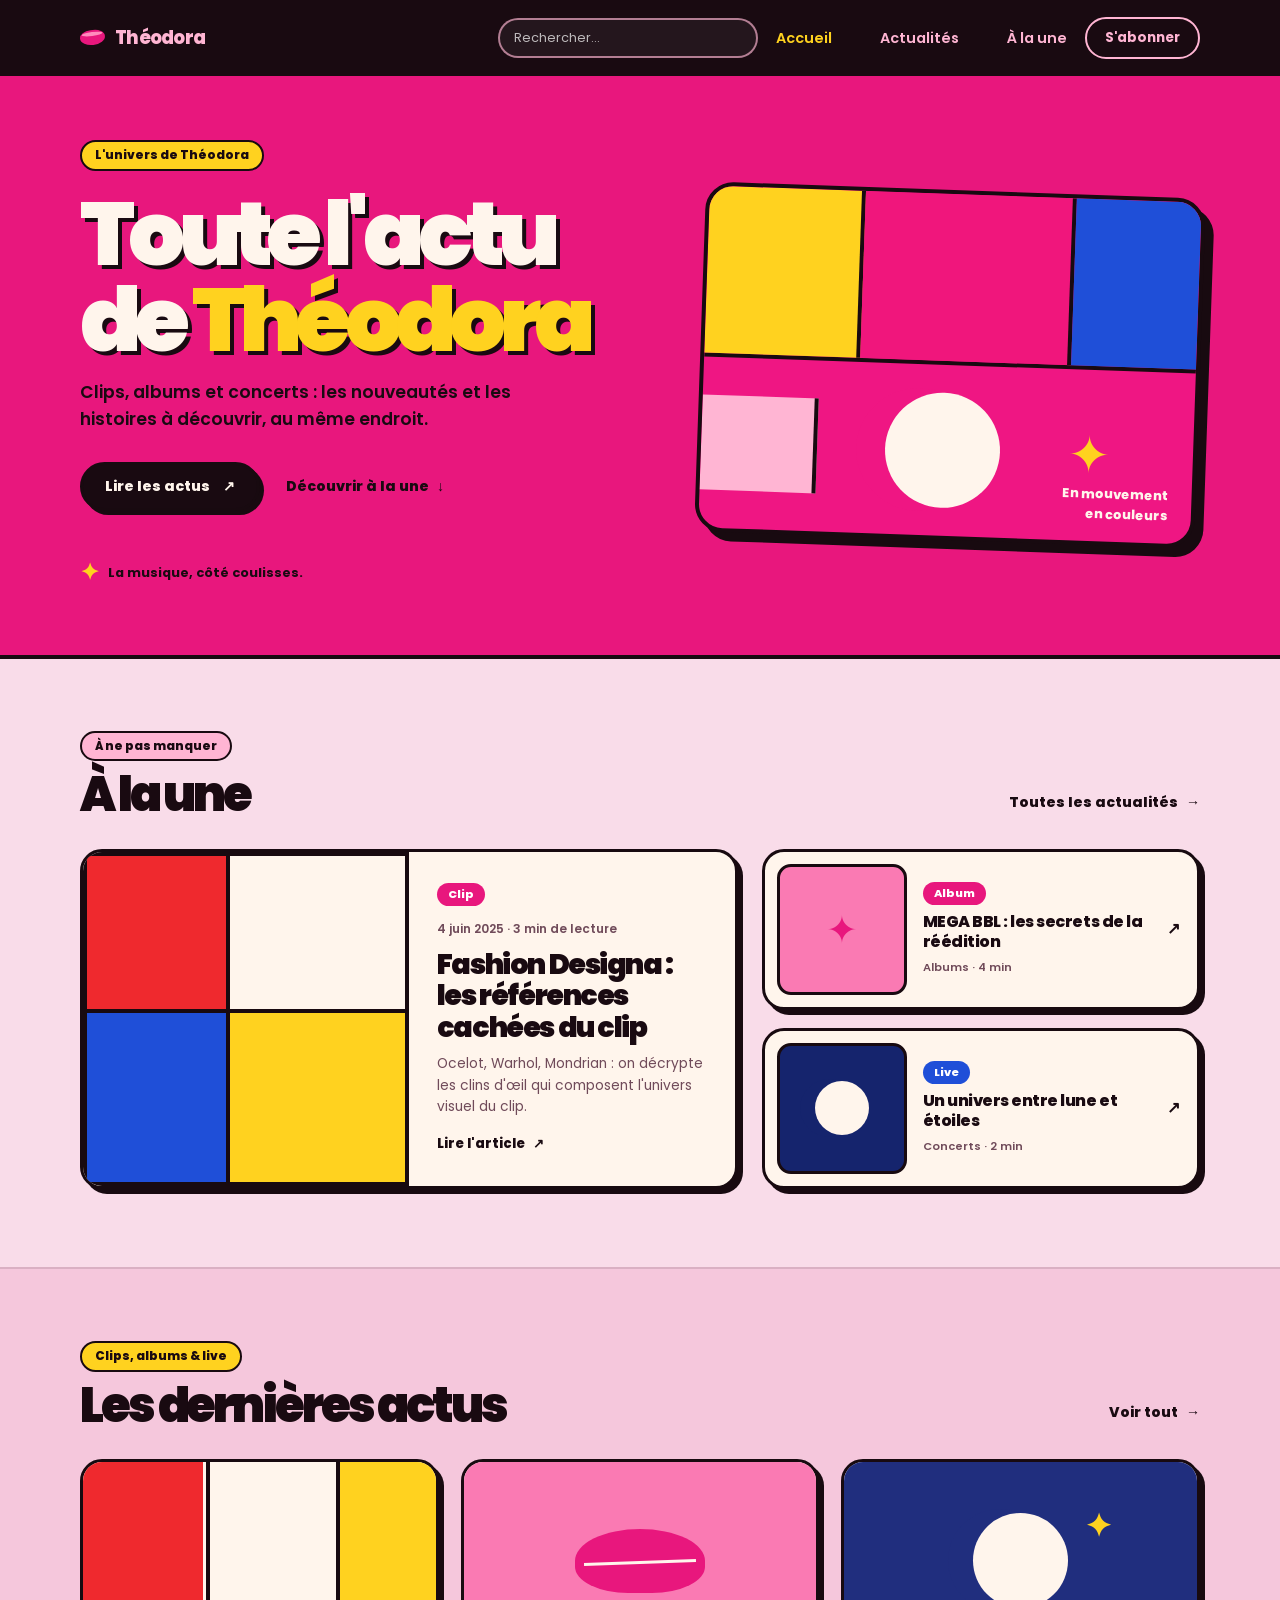
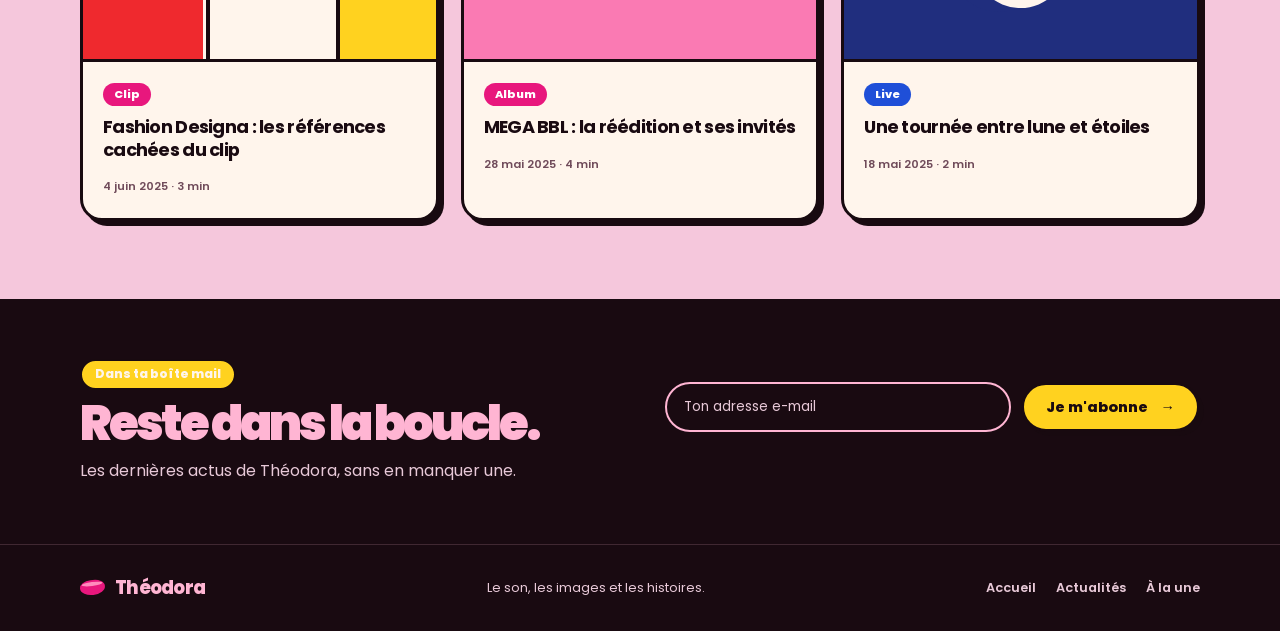
<file: théodora/index.html>
<!DOCTYPE html>
<html lang="fr">
  <head>
    <meta charset="UTF-8" />
    <meta name="viewport" content="width=device-width, initial-scale=1.0" />
    <meta name="description" content="Toute l'actualité de Théodora : clips, albums et concerts." />
    <title>Théodora — Toute l'actu</title>
    <link rel="preconnect" href="https://fonts.googleapis.com" />
    <link rel="preconnect" href="https://fonts.gstatic.com" crossorigin />
    <link href="https://fonts.googleapis.com/css2?family=Poppins:wght@400;500;600;700;800;900&display=swap" rel="stylesheet" />
    <link rel="stylesheet" href="style.css" />
  </head>
  <body>
    <header class="site-header">
      <div class="container header-content">
        <a class="brand" href="index.html" aria-label="Théodora — accueil">
          <span class="brand-lip" aria-hidden="true"></span>
          <span>Théodora</span>
        </a>
        <button class="menu-toggle" type="button" aria-expanded="false" aria-controls="main-nav" aria-label="Ouvrir le menu">
          <span></span><span></span>
        </button>
        <div class="search-wrap" role="search">
          <label class="sr-only" for="site-search">Rechercher</label>
          <input id="site-search" class="search-input" type="search" name="q" placeholder="Rechercher..." aria-label="Rechercher dans les actualités" />
        </div>
        <nav class="main-nav" id="main-nav" aria-label="Navigation principale">
          <a class="active" href="index.html" aria-current="page">Accueil</a>
          <a href="actualites.html">Actualités</a>
          <a href="article.html">À la une</a>
        </nav>
        <a class="subscribe-btn" href="#newsletter">S'abonner</a>
      </div>
    </header>

    <main>
      <section class="hero">
        <div class="container hero-content">
          <div class="hero-copy">
            <span class="eyebrow">L'univers de Théodora</span>
            <h1>Toute l'actu de <span>Théodora</span></h1>
            <p>Clips, albums et concerts : les nouveautés et les histoires à découvrir, au même endroit.</p>
            <div class="hero-actions">
              <a class="button button-dark" href="actualites.html">Lire les actus <span aria-hidden="true">↗</span></a>
              <a class="text-link" href="#a-la-une">Découvrir à la une <span aria-hidden="true">↓</span></a>
            </div>
            <div class="hero-note"><span class="note-star" aria-hidden="true">✦</span> La musique, côté coulisses.</div>
          </div>
          <div class="hero-art" aria-label="Composition graphique colorée inspirée de l'univers de Théodora">
            <div class="hero-art-top">
              <span class="art-block art-block-yellow"></span>
              <span class="art-block art-block-pink"></span>
              <span class="art-block art-block-blue"></span>
            </div>
            <div class="hero-art-bottom">
              <span class="art-block art-block-soft"></span>
              <span class="art-moon" aria-hidden="true"></span>
              <span class="art-spark" aria-hidden="true">✦</span>
            </div>
            <span class="art-caption">En mouvement<br />en couleurs</span>
          </div>
        </div>
      </section>

      <section class="section container" id="a-la-une">
        <div class="section-heading">
          <div>
            <span class="eyebrow eyebrow-pink">À ne pas manquer</span>
            <h2>À la une</h2>
          </div>
          <a class="text-link" href="actualites.html">Toutes les actualités <span aria-hidden="true">→</span></a>
        </div>

        <div class="featured-layout">
          <a class="feature-card" href="article.html">
            <div class="feature-art" aria-hidden="true">
              <span class="feature-red"></span><span class="feature-cream"></span>
              <span class="feature-blue"></span><span class="feature-yellow"></span>
            </div>
            <div class="feature-copy">
              <span class="category">Clip</span>
              <p class="card-date">4 juin 2025 · 3 min de lecture</p>
              <h3>Fashion Designa : les références cachées du clip</h3>
              <p class="card-description">Ocelot, Warhol, Mondrian : on décrypte les clins d'œil qui composent l'univers visuel du clip.</p>
              <span class="read-more">Lire l'article <span aria-hidden="true">↗</span></span>
            </div>
          </a>
          <div class="side-stories">
            <a class="side-story" href="article.html">
              <span class="side-art side-art-lips" aria-hidden="true">✦</span>
              <span class="side-copy">
                <span class="category">Album</span>
                <span class="side-title">MEGA BBL : les secrets de la réédition</span>
                <span class="side-date">Albums · 4 min</span>
              </span>
              <span class="story-arrow" aria-hidden="true">↗</span>
            </a>
            <a class="side-story" href="actualites.html">
              <span class="side-art side-art-moon" aria-hidden="true"><span></span></span>
              <span class="side-copy">
                <span class="category category-blue">Live</span>
                <span class="side-title">Un univers entre lune et étoiles</span>
                <span class="side-date">Concerts · 2 min</span>
              </span>
              <span class="story-arrow" aria-hidden="true">↗</span>
            </a>
          </div>
        </div>
      </section>

      <section class="latest-section">
        <div class="container section">
          <div class="section-heading">
            <div>
              <span class="eyebrow eyebrow-yellow">Clips, albums & live</span>
              <h2>Les dernières actus</h2>
            </div>
            <a class="text-link" href="actualites.html">Voir tout <span aria-hidden="true">→</span></a>
          </div>
          <div class="latest-grid">
            <a class="latest-card" href="article.html">
              <div class="latest-art latest-art-red" aria-hidden="true"><span></span><i></i></div>
              <div class="latest-copy"><span class="category">Clip</span><h3>Fashion Designa : les références cachées du clip</h3><span class="side-date">4 juin 2025 · 3 min</span></div>
            </a>
            <a class="latest-card" href="article.html">
              <div class="latest-art latest-art-pink" aria-hidden="true"><span class="lip-shape"></span></div>
              <div class="latest-copy"><span class="category">Album</span><h3>MEGA BBL : la réédition et ses invités</h3><span class="side-date">28 mai 2025 · 4 min</span></div>
            </a>
            <a class="latest-card" href="actualites.html">
              <div class="latest-art latest-art-blue" aria-hidden="true"><span class="mini-moon"></span><b>✦</b></div>
              <div class="latest-copy"><span class="category category-blue">Live</span><h3>Une tournée entre lune et étoiles</h3><span class="side-date">18 mai 2025 · 2 min</span></div>
            </a>
          </div>
        </div>
      </section>

      <section class="newsletter" id="newsletter">
        <div class="container newsletter-content">
          <div><span class="eyebrow eyebrow-yellow">Dans ta boîte mail</span><h2>Reste dans la boucle.</h2><p>Les dernières actus de Théodora, sans en manquer une.</p></div>
          <form class="newsletter-form">
            <label class="sr-only" for="email">Adresse e-mail</label>
            <input id="email" name="email" type="email" placeholder="Ton adresse e-mail" required />
            <button class="button button-yellow" type="submit">Je m'abonne <span aria-hidden="true">→</span></button>
            <p class="form-message" aria-live="polite"></p>
          </form>
        </div>
      </section>
    </main>

    <footer class="site-footer">
      <div class="container footer-content">
        <a class="brand" href="index.html"><span class="brand-lip" aria-hidden="true"></span><span>Théodora</span></a>
        <p>Le son, les images et les histoires.</p>
        <nav aria-label="Navigation de pied de page"><a href="index.html">Accueil</a><a href="actualites.html">Actualités</a><a href="article.html">À la une</a></nav>
      </div>
    </footer>
    <script src="script.js"></script>
  </body>
</html>
</file>
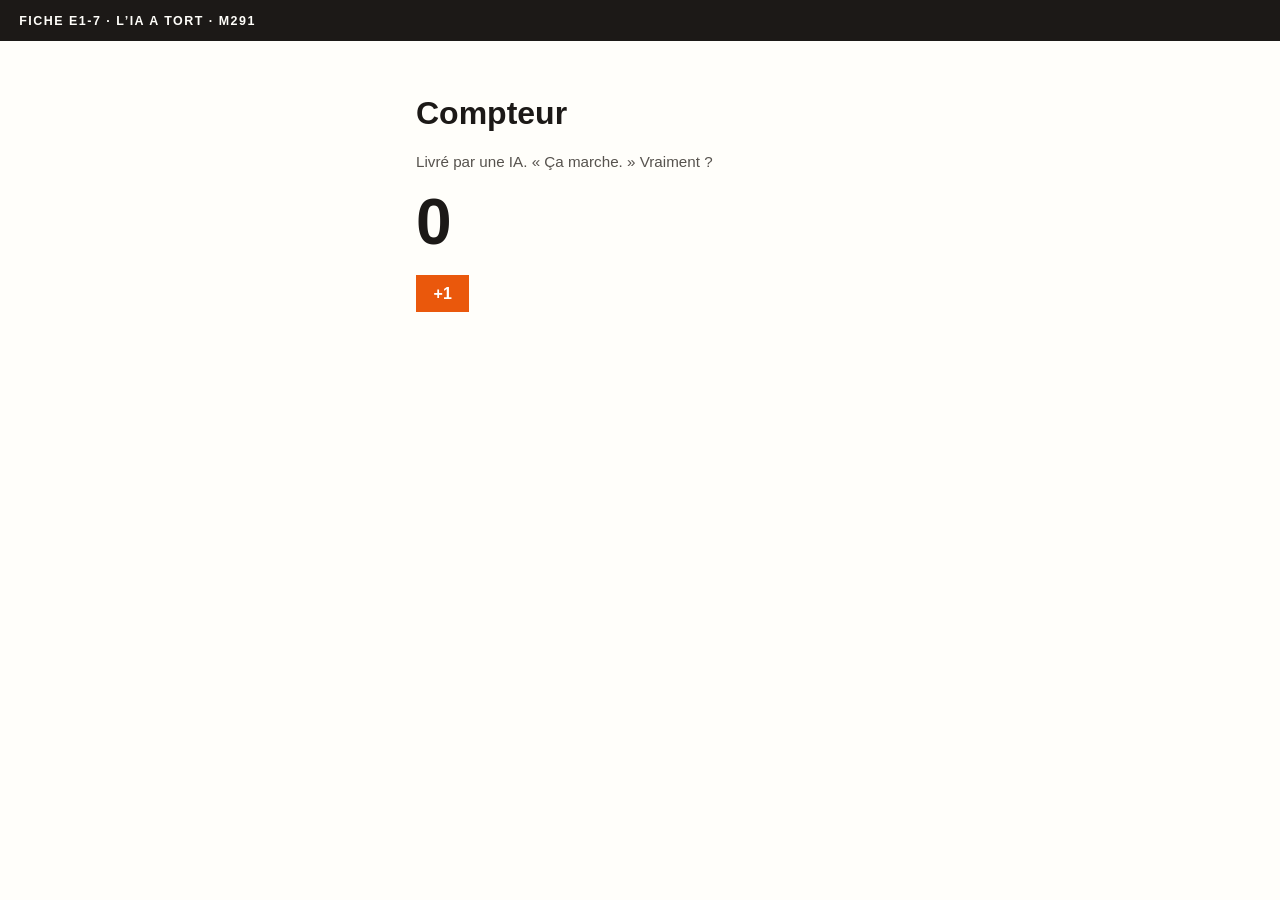
<file: e1-7-l-ia-a-tort/compteur.html>
<!DOCTYPE html>
<html lang="fr">
<head>
  <meta charset="utf-8">
  <meta name="viewport" content="width=device-width, initial-scale=1">
  <title>Compteur — e1-7 (version livrée par l’IA)</title>
  <style>
    body { font-family: Arial, Helvetica, sans-serif; background:#fffefa; color:#1c1917; margin:0; }
    header { background:#1c1917; color:#fffefa; padding:.85rem 1.2rem; letter-spacing:.12em; text-transform:uppercase; font-size:.78rem; font-weight:700; }
    main { max-width: 28rem; margin:0 auto; padding:2rem 1.1rem; }
    .count { font-size: 4rem; font-weight:700; margin:.4rem 0 1rem; }
    button { background:#ea580c; color:#fff; border:0; padding:.6rem 1.1rem; font-size:1rem; font-weight:700; cursor:pointer; }
    .note { color:#57534e; font-size:.95rem; }
  </style>
</head>
<body>
  <header>Fiche e1-7 · L’IA a tort · M291</header>
  <main>
    <h1>Compteur</h1>
    <p class="note">Livré par une IA. « Ça marche. » Vraiment ?</p>
    <p class="count" id="affiche">0</p>
    <button type="button" id="plus">+1</button>
  </main>
  <script>
    // Boîte « n » : le vrai compteur, en mémoire.
    let n = 0;

    const bouton = document.getElementById("plus");
    const affiche = document.getElementById("affiche");

    bouton.addEventListener("click", function () {
      n = n + 1;
      affiche.textContent = n;
      console.log("n vaut maintenant", n);
    });
  </script>
</body>
</html>
</file>
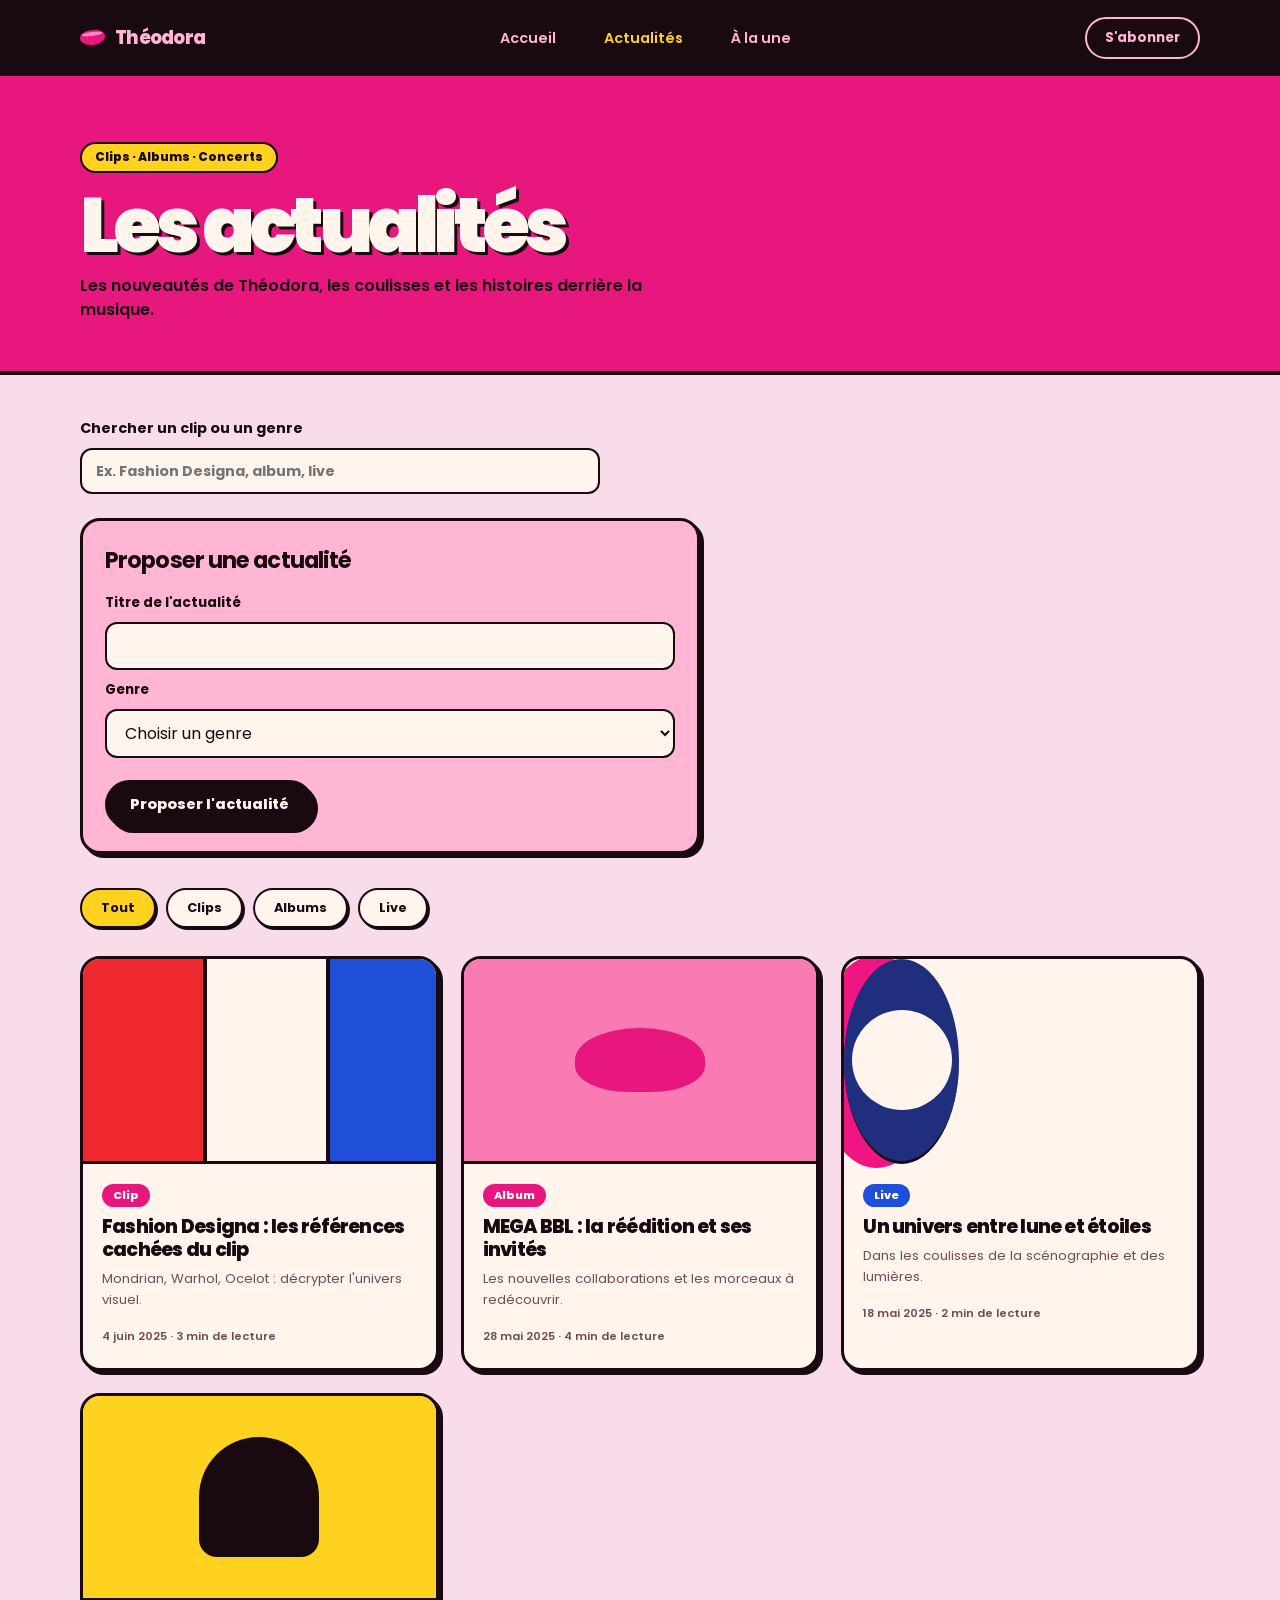
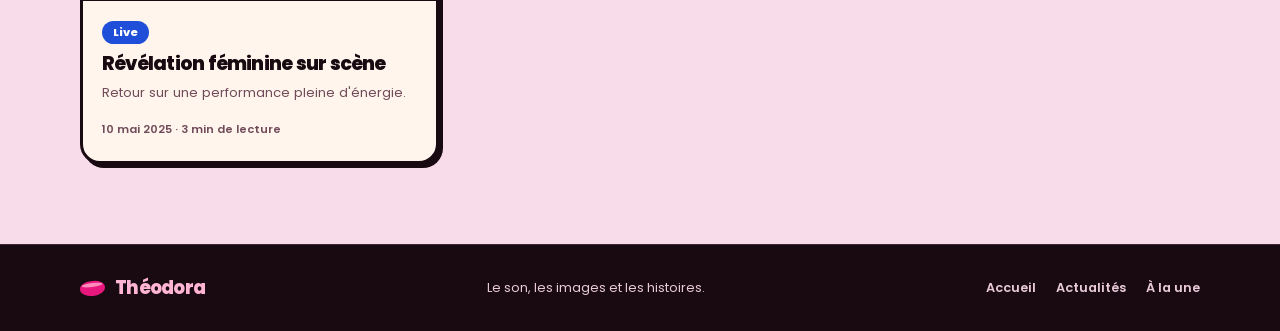
<file: théodora/actualites.html>
<!DOCTYPE html>
<html lang="fr">
  <head>
    <meta charset="UTF-8" />
    <meta name="viewport" content="width=device-width, initial-scale=1.0" />
    <meta name="description" content="Toutes les actualités de Théodora : clips, albums et concerts." />
    <title>Actualités — Théodora</title>
    <link rel="preconnect" href="https://fonts.googleapis.com" />
    <link rel="preconnect" href="https://fonts.gstatic.com" crossorigin />
    <link href="https://fonts.googleapis.com/css2?family=Poppins:wght@400;500;600;700;800;900&display=swap" rel="stylesheet" />
    <link rel="stylesheet" href="style.css" />
  </head>
  <body>
    <header class="site-header">
      <div class="container header-content">
        <a class="brand" href="index.html" aria-label="Théodora — accueil"><span class="brand-lip" aria-hidden="true"></span><span>Théodora</span></a>
        <button class="menu-toggle" type="button" aria-expanded="false" aria-controls="main-nav" aria-label="Ouvrir le menu"><span></span><span></span></button>
        <nav class="main-nav" id="main-nav" aria-label="Navigation principale">
          <a href="index.html">Accueil</a><a class="active" href="actualites.html" aria-current="page">Actualités</a><a href="article.html">À la une</a>
        </nav>
        <a class="subscribe-btn" href="index.html#newsletter">S'abonner</a>
      </div>
    </header>

    <main>
      <section class="page-intro">
        <div class="container">
          <span class="eyebrow">Clips · Albums · Concerts</span>
          <h1>Les actualités</h1>
          <p>Les nouveautés de Théodora, les coulisses et les histoires derrière la musique.</p>
        </div>
      </section>

      <section class="container news-page-content" aria-label="Toutes les actualités">
        <div class="news-search" role="search">
          <label for="site-search">Chercher un clip ou un genre</label>
          <input id="site-search" type="search" name="q" placeholder="Ex. Fashion Designa, album, live" />
        </div>

        <form class="proposal-form" id="proposer">
          <h2>Proposer une actualité</h2>
          <label for="proposal-title">Titre de l'actualité</label>
          <input id="proposal-title" name="titre" type="text" />
          <label for="proposal-category">Genre</label>
          <select id="proposal-category" name="categorie">
            <option value="">Choisir un genre</option>
            <option value="clip">Clip</option>
            <option value="album">Album</option>
            <option value="live">Live</option>
          </select>
          <p id="erreurs" aria-live="polite"></p>
          <button class="button button-dark" type="submit">Proposer l'actualité</button>
        </form>

        <div class="filter-row" role="group" aria-label="Filtrer les actualités">
          <button class="filter-button" type="button" data-filter="all" aria-pressed="true">Tout</button>
          <button class="filter-button" type="button" data-filter="clip" aria-pressed="false">Clips</button>
          <button class="filter-button" type="button" data-filter="album" aria-pressed="false">Albums</button>
          <button class="filter-button" type="button" data-filter="live" aria-pressed="false">Live</button>
        </div>

        <div class="news-grid" id="news-grid" aria-live="polite" aria-busy="true">
          <p class="news-state news-loading" role="status">Chargement des actualités…</p>
        </div>
        <p id="aucun-resultat" class="news-no-results" role="status" hidden>Aucune actualité ne correspond à votre recherche. Essayez un autre mot.</p>
      </section>
    </main>

    <footer class="site-footer"><div class="container footer-content">
      <a class="brand" href="index.html"><span class="brand-lip" aria-hidden="true"></span><span>Théodora</span></a>
      <p>Le son, les images et les histoires.</p>
      <nav aria-label="Navigation de pied de page"><a href="index.html">Accueil</a><a href="actualites.html">Actualités</a><a href="article.html">À la une</a></nav>
    </div></footer>
    <script src="script.js"></script>
  </body>
</html>
</file>
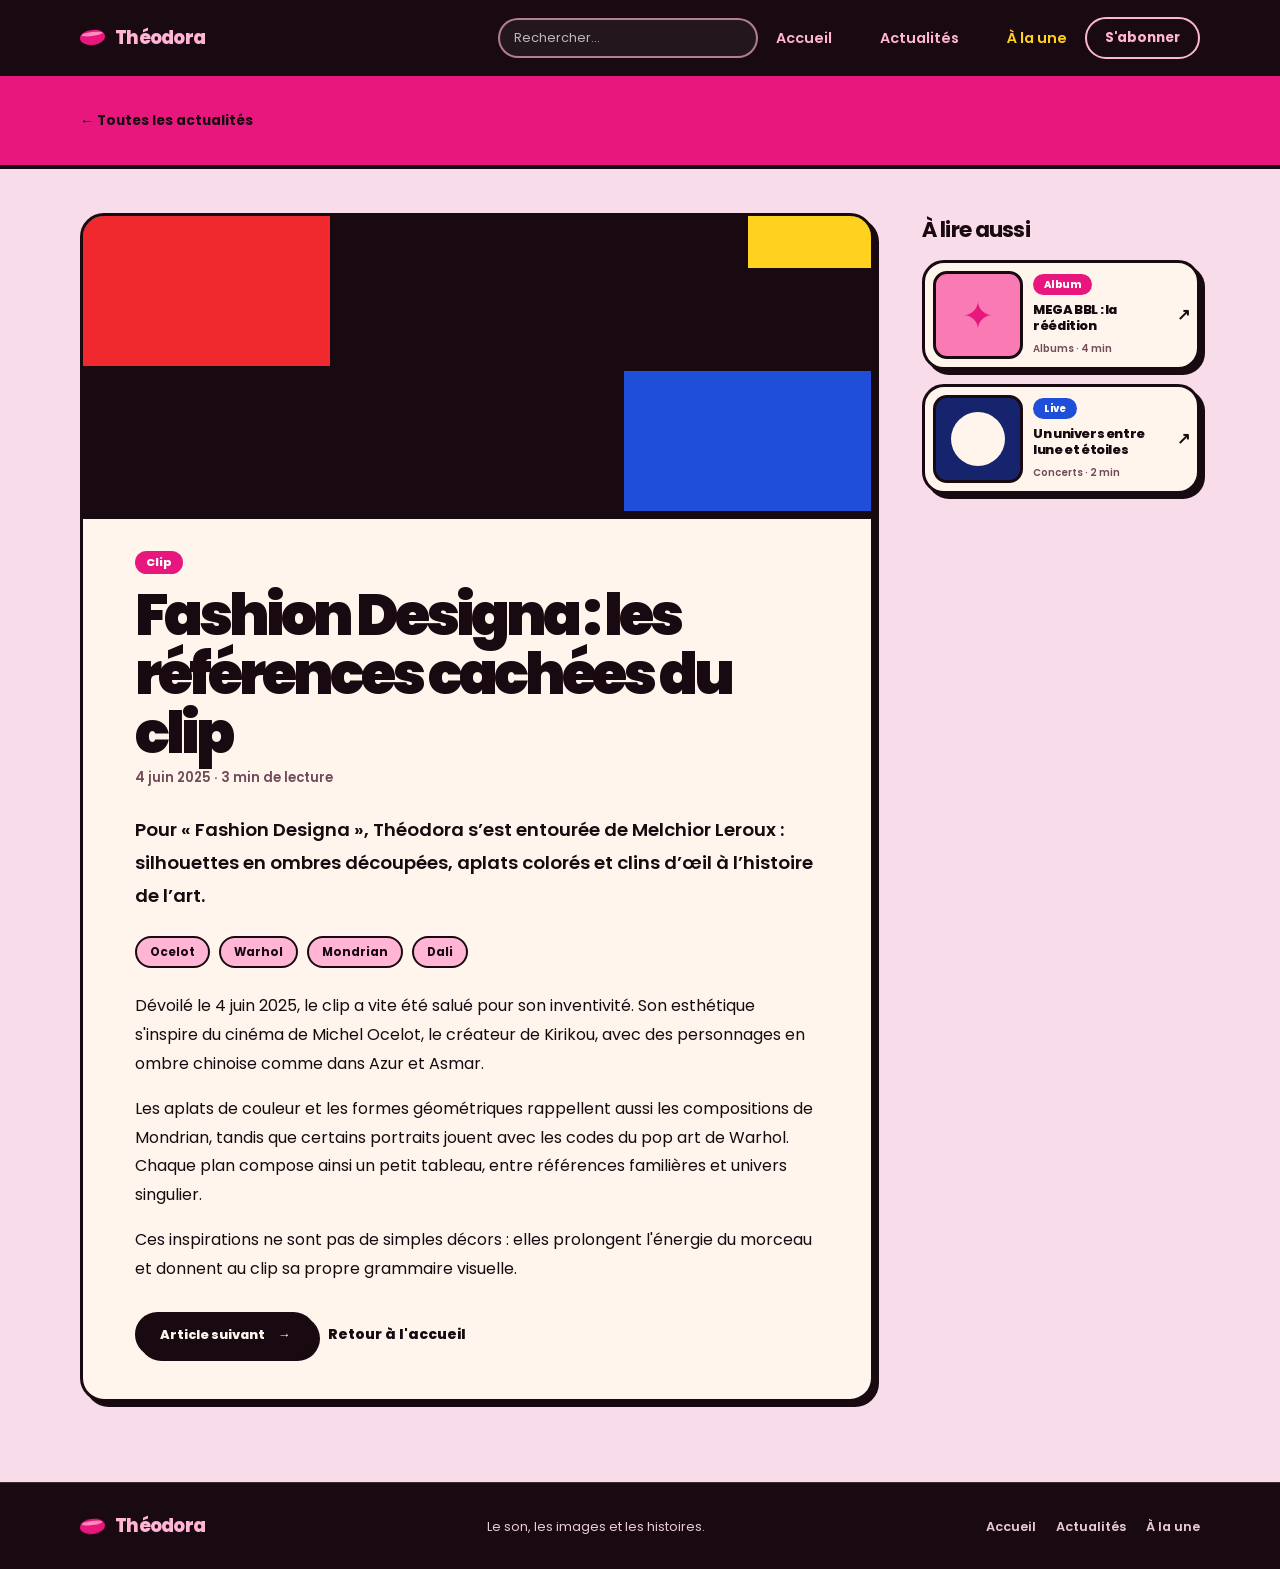
<file: théodora/article.html>
<!DOCTYPE html>
<html lang="fr">
  <head>
    <meta charset="UTF-8" />
    <meta name="viewport" content="width=device-width, initial-scale=1.0" />
    <meta name="description" content="Découvrez les références artistiques du clip Fashion Designa de Théodora." />
    <title>Fashion Designa : les références cachées — Théodora</title>
    <link rel="preconnect" href="https://fonts.googleapis.com" />
    <link rel="preconnect" href="https://fonts.gstatic.com" crossorigin />
    <link href="https://fonts.googleapis.com/css2?family=Poppins:wght@400;500;600;700;800;900&display=swap" rel="stylesheet" />
    <link rel="stylesheet" href="style.css" />
  </head>
  <body>
    <header class="site-header">
      <div class="container header-content">
        <a class="brand" href="index.html" aria-label="Théodora — accueil"><span class="brand-lip" aria-hidden="true"></span><span>Théodora</span></a>
        <button class="menu-toggle" type="button" aria-expanded="false" aria-controls="main-nav" aria-label="Ouvrir le menu"><span></span><span></span></button>
        <div class="search-wrap" role="search">
          <label class="sr-only" for="site-search">Rechercher</label>
          <input id="site-search" class="search-input" type="search" name="q" placeholder="Rechercher..." aria-label="Rechercher dans les actualités" />
        </div>
        <nav class="main-nav" id="main-nav" aria-label="Navigation principale">
          <a href="index.html">Accueil</a><a href="actualites.html">Actualités</a><a class="active" href="article.html" aria-current="page">À la une</a>
        </nav>
        <a class="subscribe-btn" href="index.html#newsletter">S'abonner</a>
      </div>
    </header>

    <main>
      <div class="page-intro article-page-intro"><div class="container"><a href="actualites.html">← Toutes les actualités</a></div></div>
      <div class="container article-layout">
        <article class="article-main">
          <div class="article-visual" aria-hidden="true"><span class="block-red"></span><span class="block-ivory"></span><span class="block-blue"></span><span class="block-yellow"></span></div>
          <div class="article-content">
            <span class="category">Clip</span>
            <h1>Fashion Designa : les références cachées du clip</h1>
            <p class="article-meta">4 juin 2025 · 3 min de lecture</p>
            <p class="article-lede">Pour « Fashion Designa », Théodora s’est entourée de Melchior Leroux : silhouettes en ombres découpées, aplats colorés et clins d’œil à l’histoire de l’art.</p>
            <div class="tag-row" aria-label="Sujets de l'article"><span>Ocelot</span><span>Warhol</span><span>Mondrian</span><span>Dali</span></div>
            <p>Dévoilé le 4 juin 2025, le clip a vite été salué pour son inventivité. Son esthétique s'inspire du cinéma de Michel Ocelot, le créateur de Kirikou, avec des personnages en ombre chinoise comme dans Azur et Asmar.</p>
            <p>Les aplats de couleur et les formes géométriques rappellent aussi les compositions de Mondrian, tandis que certains portraits jouent avec les codes du pop art de Warhol. Chaque plan compose ainsi un petit tableau, entre références familières et univers singulier.</p>
            <p>Ces inspirations ne sont pas de simples décors : elles prolongent l'énergie du morceau et donnent au clip sa propre grammaire visuelle.</p>
            <div class="article-footer-actions"><a class="button button-dark" href="actualites.html">Article suivant <span aria-hidden="true">→</span></a><a class="text-link" href="index.html">Retour à l'accueil</a></div>
          </div>
        </article>

        <aside class="article-sidebar">
          <h2>À lire aussi</h2>
          <div class="side-stories">
            <a class="side-story" href="actualites.html"><span class="side-art side-art-lips" aria-hidden="true">✦</span><span class="side-copy"><span class="category">Album</span><span class="side-title">MEGA BBL : la réédition</span><span class="side-date">Albums · 4 min</span></span><span class="story-arrow" aria-hidden="true">↗</span></a>
            <a class="side-story" href="actualites.html"><span class="side-art side-art-moon" aria-hidden="true"><span></span></span><span class="side-copy"><span class="category category-blue">Live</span><span class="side-title">Un univers entre lune et étoiles</span><span class="side-date">Concerts · 2 min</span></span><span class="story-arrow" aria-hidden="true">↗</span></a>
          </div>
        </aside>
      </div>
    </main>

    <footer class="site-footer"><div class="container footer-content">
      <a class="brand" href="index.html"><span class="brand-lip" aria-hidden="true"></span><span>Théodora</span></a>
      <p>Le son, les images et les histoires.</p>
      <nav aria-label="Navigation de pied de page"><a href="index.html">Accueil</a><a href="actualites.html">Actualités</a><a href="article.html">À la une</a></nav>
    </div></footer>
    <script src="script.js"></script>
  </body>
</html>
</file>
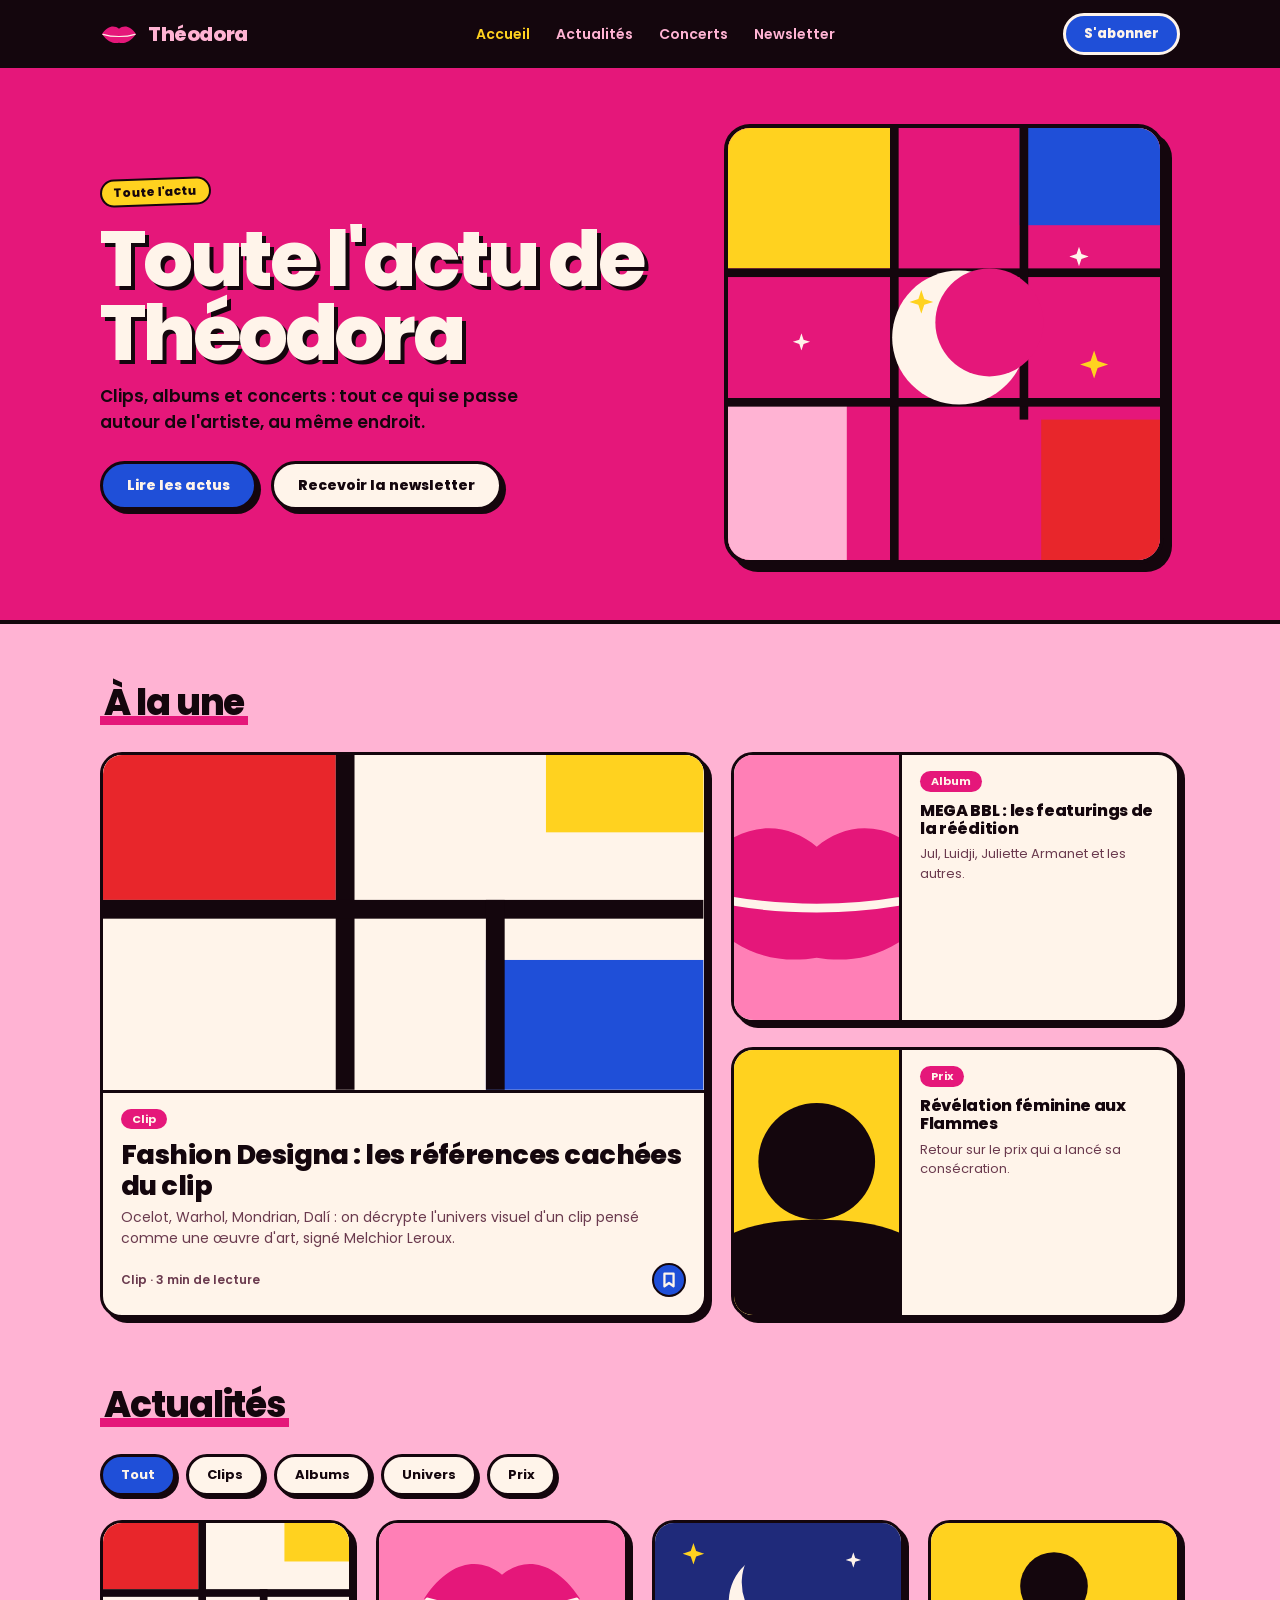
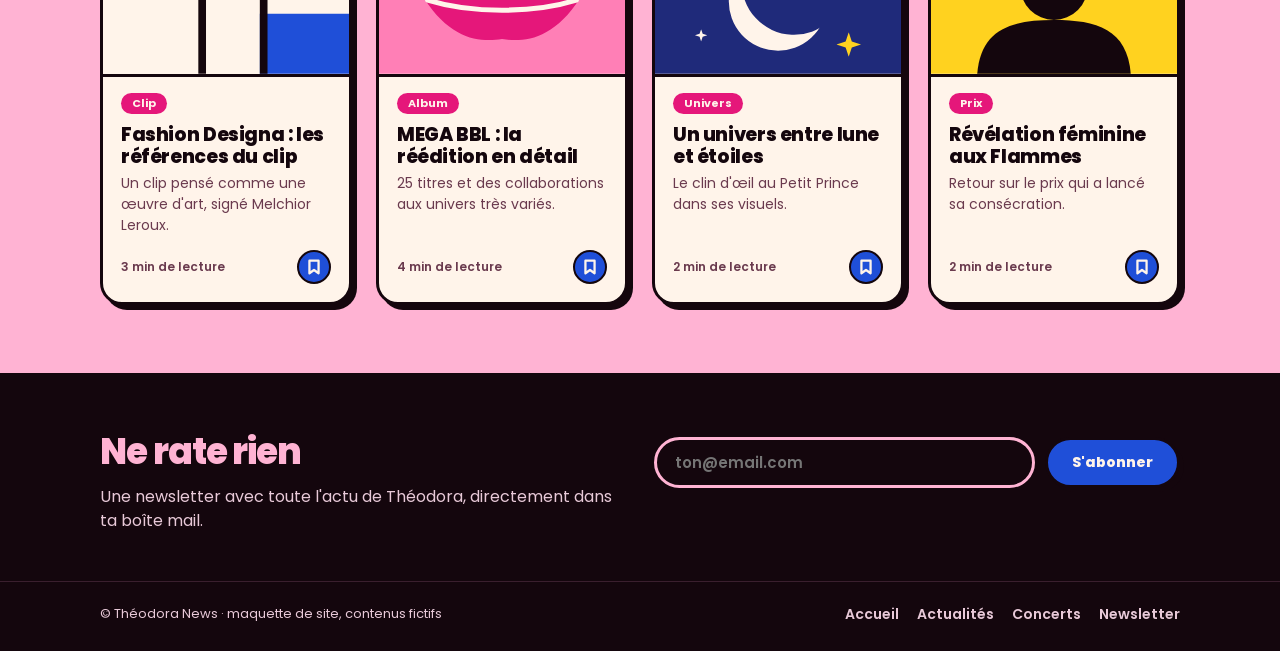
<file: théodora/Théodora News.html>
<!DOCTYPE html>
<html lang="fr">
<head>
<meta charset="utf-8">
<meta name="viewport" content="width=device-width, initial-scale=1, viewport-fit=cover">
<title>Théodora News</title>
<link href="https://fonts.googleapis.com/css2?family=Poppins:wght@400;600;700;800&display=swap" rel="stylesheet">
<style>
:root{--bg:#FFB3D3;--surface:#FFF4EA;--text:#14060D;--muted:#6a3a4e;--line:#14060D;--shadow:#14060D;--hot:#E5177A;--ink:#14060D;--cream:#FFF4EA;--yel:#FFD21F;--blue:#1F4FD8}
@media (prefers-color-scheme:dark){:root:not([data-theme="light"]){--bg:#1d0b15;--surface:#2b1322;--text:#FFE9F2;--muted:#e0a9c4;--line:#FFB3D3;--shadow:#E5177A}}
:root[data-theme="dark"]{--bg:#1d0b15;--surface:#2b1322;--text:#FFE9F2;--muted:#e0a9c4;--line:#FFB3D3;--shadow:#E5177A}
:root{box-sizing:border-box;padding-top:env(safe-area-inset-top,0px);padding-bottom:env(safe-area-inset-bottom,0px)}
html{scroll-padding-top:calc(env(safe-area-inset-top,0px) + 70px);scroll-behavior:smooth}
*,*::before,*::after{box-sizing:inherit}
body{margin:0;background:var(--bg);color:var(--text);font-family:'Poppins',system-ui,sans-serif;line-height:1.5}
a{color:inherit;text-decoration:none}
.wrap{max-width:1120px;margin:0 auto;padding:0 20px}
/* header */
header{position:sticky;top:env(safe-area-inset-top,0px);z-index:10;background:var(--ink);color:#FFB3D3}
header .wrap{display:flex;align-items:center;justify-content:space-between;height:68px}
.logo{display:flex;align-items:center;gap:10px;font-weight:800;font-size:20px;letter-spacing:-.02em}
.logo svg{width:38px;height:22px;color:var(--hot)}
nav{display:flex;gap:26px;font-weight:600;font-size:14px}
nav a:hover{color:var(--yel)}
.btn{display:inline-block;border:3px solid var(--ink);background:var(--blue);color:var(--cream);font:800 14px 'Poppins',sans-serif;padding:11px 24px;border-radius:999px;box-shadow:4px 4px 0 var(--ink);cursor:pointer;transition:transform .12s,box-shadow .12s}
.btn:hover{transform:translate(-2px,-2px);box-shadow:6px 6px 0 var(--ink)}
.btn.sm{padding:8px 18px;font-size:13px;border-color:var(--cream);box-shadow:none}
.btn.ghost{background:var(--cream);color:var(--ink)}
/* hero */
.hero{background:var(--hot);border-bottom:4px solid var(--ink);overflow:hidden}
.hero .wrap{display:grid;grid-template-columns:1.1fr .9fr;gap:32px;align-items:center;padding-top:56px;padding-bottom:56px}
.eyebrow{display:inline-block;background:var(--yel);color:var(--ink);border:2.5px solid var(--ink);font-weight:800;font-size:12px;padding:3px 12px;border-radius:99px;transform:rotate(-2deg)}
.hero h1{margin:16px 0 14px;font-size:clamp(40px,7vw,78px);line-height:.95;font-weight:800;letter-spacing:-.04em;color:var(--cream);text-shadow:4px 4px 0 var(--ink)}
.hero p{max-width:440px;font-size:17px;font-weight:600;color:var(--ink);margin:0 0 26px}
.cta-row{display:flex;gap:14px;flex-wrap:wrap}
.hero-art{width:100%;max-width:440px;justify-self:center;border:4px solid var(--ink);border-radius:26px;box-shadow:8px 8px 0 var(--ink);display:block;background:var(--cream)}
/* sections */
section.s{padding:52px 0 8px}
h2{margin:0 0 22px;font-size:clamp(26px,4vw,36px);font-weight:800;letter-spacing:-.03em}
h2 span{background:linear-gradient(var(--hot),var(--hot)) 0 92%/100% 9px no-repeat;padding:0 4px}
.card{background:var(--surface);border:3px solid var(--line);border-radius:22px;box-shadow:5px 5px 0 var(--shadow);overflow:hidden;display:flex;flex-direction:column;transition:transform .12s}
.card:hover{transform:translate(-2px,-2px)}
.art{display:block;width:100%;aspect-ratio:16/10;border-bottom:3px solid var(--line)}
.body{padding:16px 18px 18px;display:flex;flex-direction:column;flex:1}
.tag{align-self:flex-start;background:var(--hot);color:var(--cream);font-weight:700;font-size:11px;padding:2px 11px;border-radius:99px}
.ttl{font-weight:800;font-size:19px;line-height:1.15;letter-spacing:-.02em;margin:10px 0 6px}
.txt{font-size:14px;color:var(--muted);margin:0 0 14px;flex:1}
.meta{display:flex;justify-content:space-between;align-items:center;font-size:12px;font-weight:600;color:var(--muted)}
.save{width:34px;height:34px;border-radius:50%;border:2px solid var(--ink);background:var(--blue);display:grid;place-items:center;padding:0;cursor:pointer}
.save svg{fill:none;stroke:var(--cream);stroke-width:2;stroke-linejoin:round}
.save[aria-pressed="true"] svg{fill:var(--yel);stroke:var(--yel)}
.feat{display:grid;grid-template-columns:1.35fr 1fr;gap:24px}
.feat .big .art{aspect-ratio:16/9}
.feat .big .ttl{font-size:27px}
.side{display:grid;gap:24px}
.side .card{flex-direction:row}
.side .art{width:38%;aspect-ratio:auto;border-bottom:0;border-right:3px solid var(--line);height:auto}
.side .ttl{font-size:16px}
.side .txt{font-size:13px}
/* filtres + grille */
.chips{display:flex;gap:10px;flex-wrap:wrap;margin-bottom:24px}
.chip{border:3px solid var(--line);background:var(--surface);color:var(--text);font:700 13px 'Poppins',sans-serif;padding:8px 18px;border-radius:999px;cursor:pointer;box-shadow:3px 3px 0 var(--shadow)}
.chip[aria-pressed="true"]{background:var(--blue);color:var(--cream);border-color:var(--ink)}
.grid{display:grid;grid-template-columns:repeat(auto-fill,minmax(240px,1fr));gap:24px}
.card[hidden]{display:none}
/* newsletter */
.news{margin:60px 0 0;background:var(--ink);color:var(--cream);border-top:4px solid var(--ink)}
.news .wrap{display:grid;grid-template-columns:1fr 1fr;gap:28px;align-items:center;padding-top:48px;padding-bottom:48px}
.news h2{margin:0;color:#FFB3D3}
.news p{margin:6px 0 0;color:#e8c9d8}
.mail{display:flex;gap:10px;flex-wrap:wrap}
.mail input{flex:1;min-width:200px;border:3px solid #FFB3D3;background:transparent;color:var(--cream);font:600 15px 'Poppins',sans-serif;padding:11px 18px;border-radius:999px;outline:none}
.mail input:focus{border-color:var(--yel)}
.ok{color:var(--yel);font-weight:700;margin-top:10px;min-height:24px}
footer{background:var(--ink);color:#e8c9d8;font-size:13px;border-top:1px solid #3a1f2e}
footer .wrap{display:flex;justify-content:space-between;gap:16px;flex-wrap:wrap;padding-top:22px;padding-bottom:26px}
footer nav{gap:18px;font-weight:600}
@media (max-width:860px){
 .hero .wrap{grid-template-columns:1fr;padding-top:36px;padding-bottom:40px}
 .hero-art{max-width:320px}
 .feat,.news .wrap{grid-template-columns:1fr}
 header nav{display:none}
}
@media (max-width:520px){.side .card{flex-direction:column}.side .art{width:100%;aspect-ratio:16/10;border-right:0;border-bottom:3px solid var(--line)}}

nav a[aria-current="page"]{color:var(--yel)}
.thero{background:var(--hot);border-bottom:4px solid var(--ink);padding:48px 0 44px}
.thero h1{margin:14px 0 10px;font-size:clamp(44px,8vw,84px);line-height:.95;font-weight:800;letter-spacing:-.04em;color:var(--cream);text-shadow:4px 4px 0 var(--ink)}
.thero p{margin:0;max-width:480px;font-size:17px;font-weight:600;color:var(--ink)}
.next{display:flex;align-items:center;justify-content:space-between;gap:20px;flex-wrap:wrap;background:var(--surface);border:3px dashed var(--line);border-radius:22px;padding:22px 24px}
.next h3{margin:0 0 4px;font-size:22px;font-weight:800;letter-spacing:-.02em}
.next p{margin:0;max-width:520px;color:var(--muted);font-size:14px}
h2.grp{margin-top:46px}
.sub{margin:26px 0 14px;font-size:18px;font-weight:800;letter-spacing:-.02em}
.shows{display:grid;gap:14px}
.show{display:grid;grid-template-columns:84px 1fr auto;gap:16px;align-items:center;background:var(--surface);border:3px solid var(--line);border-radius:18px;box-shadow:4px 4px 0 var(--shadow);padding:10px 16px 10px 10px}
.dt{border:3px solid var(--ink);border-radius:12px;text-align:center;padding:7px 0;line-height:1;color:var(--ink);background:var(--yel)}
.dt b{display:block;font-size:26px;font-weight:800;margin-bottom:3px}
.dt span{font-size:10.5px;font-weight:700;letter-spacing:.06em}
.show:nth-child(4n+2) .dt{background:#FF7FB6}
.show:nth-child(4n+3) .dt{background:var(--blue);color:var(--cream)}
.show:nth-child(4n) .dt{background:#E8262B;color:var(--cream)}
.show h3{margin:0;font-size:17px;font-weight:800;letter-spacing:-.02em}
.show p{margin:0;font-size:13px;color:var(--muted);font-weight:600}
.pill{font-size:11px;font-weight:700;padding:3px 12px;border-radius:99px;border:2px solid var(--line);color:var(--muted);white-space:nowrap}
.pill.full{background:var(--yel);color:var(--ink);border-color:var(--ink)}
@media (max-width:520px){.show{grid-template-columns:72px 1fr;padding-right:12px}.pill{grid-column:2;justify-self:start}}
</style>
</head>
<body>
<svg width="0" height="0" style="position:absolute" aria-hidden="true"><defs>
<symbol id="lips" viewBox="0 0 100 60"><path fill="currentColor" d="M4 30C20 6 38 6 50 16C62 6 80 6 96 30C80 55 62 56 50 54C38 56 20 55 4 30Z"/><path d="M6 31C32 39 68 39 94 31" stroke="#FFF4EA" stroke-width="3" fill="none" stroke-linecap="round"/></symbol>
<symbol id="star" viewBox="-10 -10 20 20"><path d="M0-10L2.5-2.5L10 0L2.5 2.5L0 10L-2.5 2.5L-10 0L-2.5-2.5Z" fill="currentColor"/></symbol>
<mask id="cres"><rect x="-50" y="-50" width="100" height="100" fill="#fff"/><circle cx="14" cy="-8" r="34" fill="#000"/></mask>
<symbol id="tA" viewBox="0 0 160 100" preserveAspectRatio="xMidYMid slice"><rect width="160" height="100" fill="#FFF4EA"/><rect width="62" height="44" fill="#E8262B"/><rect x="102" y="60" width="58" height="40" fill="#1F4FD8"/><rect x="118" width="42" height="26" fill="#FFD21F"/><rect x="62" width="5" height="100" fill="#14060D"/><rect y="44" width="160" height="5" fill="#14060D"/><rect x="102" y="44" width="5" height="56" fill="#14060D"/></symbol>
<symbol id="tB" viewBox="0 0 160 100" preserveAspectRatio="xMidYMid slice"><rect width="160" height="100" fill="#FF7FB6"/><use href="#lips" x="25" y="14" width="110" height="72" style="color:#E5177A"/></symbol>
<symbol id="tC" viewBox="0 0 160 100" preserveAspectRatio="xMidYMid slice"><rect width="160" height="100" fill="#1F2A7A"/><g transform="translate(80 52)"><circle r="32" fill="#FFF4EA" mask="url(#cres)" transform="rotate(-20)"/></g><use href="#star" x="18" y="14" width="14" height="14" style="color:#FFD21F"/><use href="#star" x="124" y="20" width="10" height="10" style="color:#FFF4EA"/><use href="#star" x="118" y="72" width="16" height="16" style="color:#FFD21F"/><use href="#star" x="26" y="70" width="8" height="8" style="color:#FFF4EA"/></symbol>
<symbol id="tD" viewBox="0 0 160 100" preserveAspectRatio="xMidYMid slice"><rect width="160" height="100" fill="#FFD21F"/><circle cx="80" cy="42" r="22" fill="#14060D"/><path d="M30 100C32 70 52 64 80 64C108 64 128 70 130 100Z" fill="#14060D"/></symbol>
</defs></svg>

<header><div class="wrap">
  <a class="logo" href="#top"><svg aria-hidden="true"><use href="#lips"/></svg>Théodora</a>
  <nav aria-label="Navigation principale"><a href="#top" data-nav="home">Accueil</a><a href="#actus">Actualités</a><a href="#concerts" data-nav="tour">Concerts</a><a href="#newsletter">Newsletter</a></nav>
  <a class="btn sm" href="#newsletter">S'abonner</a>
</div></header>

<main id="top">
<div id="v-home">
<section class="hero"><div class="wrap">
  <div>
    <span class="eyebrow">Toute l'actu</span>
    <h1>Toute l'actu de Théodora</h1>
    <p>Clips, albums et concerts : tout ce qui se passe autour de l'artiste, au même endroit.</p>
    <div class="cta-row"><a class="btn" href="#actus">Lire les actus</a><a class="btn ghost" href="#newsletter">Recevoir la newsletter</a></div>
  </div>
  <svg class="hero-art" viewBox="0 0 400 400" role="img" aria-label="Composition colorée avec une lune et des étoiles">
    <rect width="400" height="400" fill="#E5177A"/>
    <rect width="150" height="130" fill="#FFD21F"/><rect x="270" width="130" height="90" fill="#1F4FD8"/><rect y="250" width="110" height="150" fill="#FFB3D3"/><rect x="290" y="270" width="110" height="130" fill="#E8262B"/>
    <rect x="150" width="8" height="400" fill="#14060D"/><rect y="130" width="400" height="8" fill="#14060D"/><rect x="270" width="8" height="270" fill="#14060D"/><rect y="250" width="400" height="8" fill="#14060D"/>
    <circle cx="214" cy="194" r="62" fill="#FFF4EA"/><circle cx="242" cy="180" r="50" fill="#E5177A"/>
    <use href="#star" x="168" y="150" width="22" height="22" style="color:#FFD21F"/><use href="#star" x="316" y="110" width="18" height="18" style="color:#FFF4EA"/><use href="#star" x="60" y="190" width="16" height="16" style="color:#FFF4EA"/><use href="#star" x="326" y="206" width="26" height="26" style="color:#FFD21F"/>
  </svg>
</div></section>

<section class="s" id="une"><div class="wrap">
  <h2><span>À la une</span></h2>
  <div class="feat">
    <article class="card big"><svg class="art" role="img" aria-label="Composition façon Mondrian"><use href="#tA"/></svg>
      <div class="body"><span class="tag">Clip</span><h3 class="ttl">Fashion Designa : les références cachées du clip</h3>
      <p class="txt">Ocelot, Warhol, Mondrian, Dalí : on décrypte l'univers visuel d'un clip pensé comme une œuvre d'art, signé Melchior Leroux.</p>
      <div class="meta"><span>Clip · 3 min de lecture</span><button class="save" aria-pressed="false" aria-label="Enregistrer"><svg width="14" height="16" viewBox="0 0 12 14"><path d="M2 1.5h8v11L6 9.6 2 12.5z"/></svg></button></div></div></article>
    <div class="side">
      <article class="card"><svg class="art" role="img" aria-label="Lèvres roses"><use href="#tB"/></svg><div class="body"><span class="tag">Album</span><h3 class="ttl">MEGA BBL : les featurings de la réédition</h3><p class="txt">Jul, Luidji, Juliette Armanet et les autres.</p></div></article>
      <article class="card"><svg class="art" role="img" aria-label="Silhouette sur fond jaune"><use href="#tD"/></svg><div class="body"><span class="tag">Prix</span><h3 class="ttl">Révélation féminine aux Flammes</h3><p class="txt">Retour sur le prix qui a lancé sa consécration.</p></div></article>
    </div>
  </div>
</div></section>

<section class="s" id="actus"><div class="wrap">
  <h2><span>Actualités</span></h2>
  <div class="chips" role="group" aria-label="Filtrer par catégorie">
    <button class="chip" data-f="all" aria-pressed="true">Tout</button><button class="chip" data-f="clip" aria-pressed="false">Clips</button><button class="chip" data-f="album" aria-pressed="false">Albums</button><button class="chip" data-f="univers" aria-pressed="false">Univers</button><button class="chip" data-f="prix" aria-pressed="false">Prix</button>
  </div>
  <div class="grid">
    <article class="card" data-c="clip"><svg class="art"><use href="#tA"/></svg><div class="body"><span class="tag">Clip</span><h3 class="ttl">Fashion Designa : les références du clip</h3><p class="txt">Un clip pensé comme une œuvre d'art, signé Melchior Leroux.</p><div class="meta"><span>3 min de lecture</span><button class="save" aria-pressed="false" aria-label="Enregistrer"><svg width="14" height="16" viewBox="0 0 12 14"><path d="M2 1.5h8v11L6 9.6 2 12.5z"/></svg></button></div></div></article>
    <article class="card" data-c="album"><svg class="art"><use href="#tB"/></svg><div class="body"><span class="tag">Album</span><h3 class="ttl">MEGA BBL : la réédition en détail</h3><p class="txt">25 titres et des collaborations aux univers très variés.</p><div class="meta"><span>4 min de lecture</span><button class="save" aria-pressed="false" aria-label="Enregistrer"><svg width="14" height="16" viewBox="0 0 12 14"><path d="M2 1.5h8v11L6 9.6 2 12.5z"/></svg></button></div></div></article>
    <article class="card" data-c="univers"><svg class="art"><use href="#tC"/></svg><div class="body"><span class="tag">Univers</span><h3 class="ttl">Un univers entre lune et étoiles</h3><p class="txt">Le clin d'œil au Petit Prince dans ses visuels.</p><div class="meta"><span>2 min de lecture</span><button class="save" aria-pressed="false" aria-label="Enregistrer"><svg width="14" height="16" viewBox="0 0 12 14"><path d="M2 1.5h8v11L6 9.6 2 12.5z"/></svg></button></div></div></article>
    <article class="card" data-c="prix"><svg class="art"><use href="#tD"/></svg><div class="body"><span class="tag">Prix</span><h3 class="ttl">Révélation féminine aux Flammes</h3><p class="txt">Retour sur le prix qui a lancé sa consécration.</p><div class="meta"><span>2 min de lecture</span><button class="save" aria-pressed="false" aria-label="Enregistrer"><svg width="14" height="16" viewBox="0 0 12 14"><path d="M2 1.5h8v11L6 9.6 2 12.5z"/></svg></button></div></div></article>
  </div>
</div></section>

</div>
<div id="v-tour" hidden>
<section class="thero"><div class="wrap">
  <span class="eyebrow">En live</span>
  <h1>Concerts</h1>
  <p>Tous les concerts de Théodora : les prochaines dates et ceux déjà passés.</p>
</div></section>
<section class="s"><div class="wrap">
  <h2><span>Prochaines dates</span></h2>
  <div class="next"><div><h3>À annoncer</h3><p>Aucune date à venir n'est confirmée pour le moment. Inscris-toi à la newsletter pour être prévenu·e dès qu'un concert est annoncé.</p></div><a class="btn" href="#newsletter">Être prévenu·e</a></div>
  <h2 class="grp"><span>Dates passées</span></h2>
  <h3 class="sub">Festivals · été 2026</h3>
  <div class="shows"><article class="show"><div class="dt"><b style="font-size:20px">20–23</b><span>AOÛT</span></div><div><h3>Charleville-Mézières</h3><p>Cabaret Vert</p></div><span class="pill">Terminé</span></article><article class="show"><div class="dt"><b>11</b><span>JUIN</span></div><div><h3>Nîmes</h3><p>Arènes de Nîmes</p></div><span class="pill full">Complet</span></article></div>
  <h3 class="sub">MEGA BBL Tour · mars 2026</h3>
  <div class="shows"><article class="show"><div class="dt"><b>16</b><span>MARS</span></div><div><h3>Bordeaux</h3><p>Arkéa Arena</p></div><span class="pill">Terminé</span></article><article class="show"><div class="dt"><b>17</b><span>MARS</span></div><div><h3>Nantes</h3><p>Zénith</p></div><span class="pill">Terminé</span></article><article class="show"><div class="dt"><b>20</b><span>MARS</span></div><div><h3>Lyon</h3><p>Halle Tony Garnier</p></div><span class="pill">Terminé</span></article><article class="show"><div class="dt"><b>21</b><span>MARS</span></div><div><h3>Toulouse</h3><p>Zénith</p></div><span class="pill">Terminé</span></article><article class="show"><div class="dt"><b>22</b><span>MARS</span></div><div><h3>Marseille</h3><p>Le Dôme</p></div><span class="pill">Terminé</span></article><article class="show"><div class="dt"><b>24</b><span>MARS</span></div><div><h3>Lille</h3><p>Zénith</p></div><span class="pill">Terminé</span></article><article class="show"><div class="dt"><b>25</b><span>MARS</span></div><div><h3>Bruxelles</h3><p>Forest National</p></div><span class="pill">Terminé</span></article><article class="show"><div class="dt"><b>29</b><span>MARS</span></div><div><h3>Paris</h3><p>Zénith</p></div><span class="pill full">Complet</span></article><article class="show"><div class="dt"><b>30</b><span>MARS</span></div><div><h3>Paris</h3><p>Zénith</p></div><span class="pill full">Complet</span></article><article class="show"><div class="dt"><b>31</b><span>MARS</span></div><div><h3>Paris</h3><p>Zénith</p></div><span class="pill full">Complet</span></article><article class="show"><div class="dt"><b>1</b><span>AVRIL</span></div><div><h3>Paris</h3><p>Zénith</p></div><span class="pill full">Complet</span></article></div>
</div></section>
</div>
<section class="news" id="newsletter"><div class="wrap">
  <div><h2>Ne rate rien</h2><p>Une newsletter avec toute l'actu de Théodora, directement dans ta boîte mail.</p></div>
  <div><div class="mail"><input id="email" type="email" placeholder="ton@email.com" aria-label="Adresse e-mail"><button class="btn" id="sub">S'abonner</button></div><div class="ok" id="ok" role="status"></div></div>
</div></section>
</main>

<footer><div class="wrap"><span>© Théodora News · maquette de site, contenus fictifs</span><nav><a href="#top">Accueil</a><a href="#actus">Actualités</a><a href="#concerts">Concerts</a><a href="#newsletter">Newsletter</a></nav></div></footer>

<script>
document.querySelectorAll('.chip').forEach(function(b){b.addEventListener('click',function(){
  var f=b.dataset.f;
  document.querySelectorAll('.chip').forEach(function(c){c.setAttribute('aria-pressed',c===b?'true':'false')});
  document.querySelectorAll('.grid .card').forEach(function(c){c.hidden=!(f==='all'||c.dataset.c===f)});
})});
document.querySelectorAll('.save').forEach(function(b){b.addEventListener('click',function(){
  b.setAttribute('aria-pressed',b.getAttribute('aria-pressed')==='true'?'false':'true')
})});
document.getElementById('sub').addEventListener('click',function(){
  var v=document.getElementById('email').value.trim(),ok=document.getElementById('ok');
  ok.textContent=/^\S+@\S+\.\S+$/.test(v)?'Merci, tu es bien inscrit·e !':'Entre une adresse e-mail valide.';
});

(function(){
  var vh=document.getElementById('v-home'),vt=document.getElementById('v-tour');
  function route(){
    var h=location.hash,t=h==='#concerts';
    vh.hidden=t;vt.hidden=!t;
    document.querySelectorAll('nav a[data-nav]').forEach(function(a){
      var on=(a.dataset.nav==='tour')===t&&(t||h===''||h==='#top');
      if(on)a.setAttribute('aria-current','page');else a.removeAttribute('aria-current');
    });
    if(t||h===''||h==='#top'){window.scrollTo(0,0)}
    else{var el=document.querySelector(h);if(el)el.scrollIntoView()}
  }
  window.addEventListener('hashchange',route);route();
})();
</script>
</body>
</html>
</file>
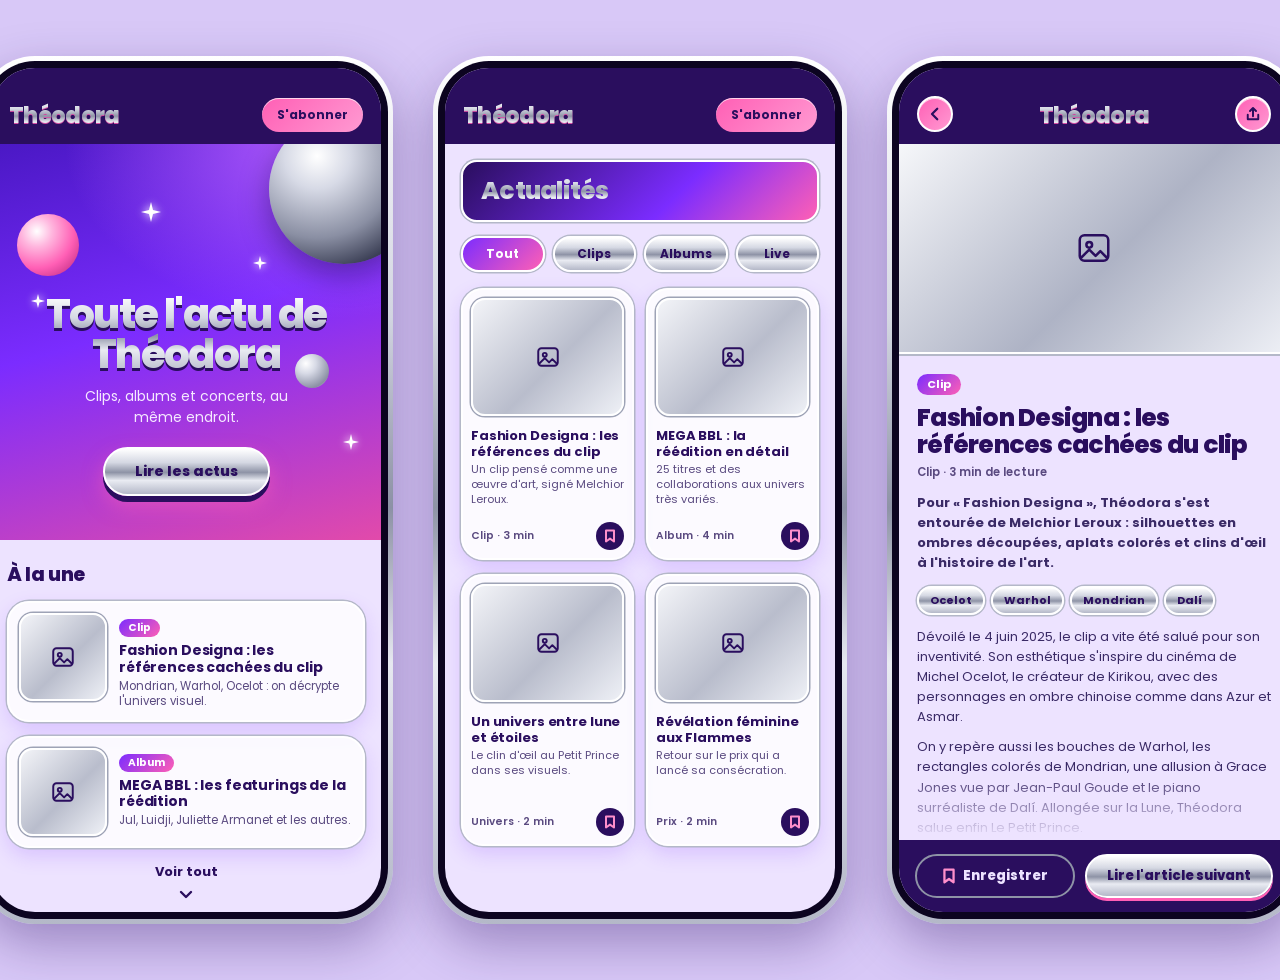
<file: théodora/chorme/chrome-avec-article.html>
<!DOCTYPE html><html lang="fr"><head><meta charset="utf-8"><title>Théodora News – Violet, rose, argenté</title>
<link href="https://fonts.googleapis.com/css2?family=Poppins:wght@400;600;700;800&display=swap" rel="stylesheet"><style>
:root{--deep:#2A0E5E;--vio:#7B2CFF;--pink:#FF5FB5;--lav:#EDE3FF;--chrome:linear-gradient(180deg,#FFFFFF 0%,#D5D8E3 30%,#8E93A6 52%,#E9EBF2 70%,#B4B8C8 100%)}
*{box-sizing:border-box}
body{margin:0;background:#D8C8F7;font-family:'Poppins',system-ui,sans-serif}
#overview{display:flex;gap:40px;justify-content:center;padding:56px}
.phone{width:414px;height:868px;border-radius:56px;background:var(--chrome);padding:5px;box-shadow:0 20px 50px rgba(42,14,94,.35)}
.phone>.in{width:100%;height:100%;border-radius:51px;background:#0c0420;padding:7px}
.screen{width:390px;height:844px;border-radius:44px;overflow:hidden;background:var(--lav);color:var(--deep)}
.top{height:76px;background:var(--deep);display:flex;align-items:flex-end;justify-content:space-between;padding:0 18px 12px}
.logo{font-weight:800;font-size:22px;letter-spacing:-.03em;color:transparent;background:var(--chrome);-webkit-background-clip:text;background-clip:text;filter:drop-shadow(0 1px 0 rgba(255,95,181,.8))}
.btn{border:0;background:linear-gradient(135deg,var(--pink),#FF9AD2);color:var(--deep);font:700 12px 'Poppins';padding:8px 15px;border-radius:999px;box-shadow:inset 0 1px 0 rgba(255,255,255,.7)}
.hero{height:396px;position:relative;overflow:hidden;text-align:center;background:radial-gradient(120% 80% at 85% 0%,#B25CFF 0%,transparent 55%),linear-gradient(165deg,#4A18C4 0%,var(--vio) 45%,#E24AAA 100%)}
.orb{position:absolute;border-radius:50%}
.o1{width:150px;height:150px;right:-38px;top:-30px;background:radial-gradient(circle at 32% 28%,#fff 0%,#D7DAE6 22%,#8A8FA3 55%,#3B3F55 78%,#C7CADA 100%);box-shadow:0 12px 30px rgba(20,4,60,.4)}
.o2{width:62px;height:62px;left:26px;top:70px;background:radial-gradient(circle at 32% 28%,#fff 0%,#FFB6DE 25%,var(--pink) 60%,#B01F77 100%)}
.o3{width:34px;height:34px;right:52px;top:210px;background:radial-gradient(circle at 32% 28%,#fff 0%,#D7DAE6 30%,#8A8FA3 75%,#eee 100%)}
.sp{position:absolute;width:20px;height:20px;filter:drop-shadow(0 0 4px #fff)}
.hero .c{position:absolute;left:0;right:0;bottom:44px;padding:0 26px}
.hero h1{margin:0 0 12px;font-size:40px;line-height:1;font-weight:800;letter-spacing:-.04em;color:transparent;background:var(--chrome);-webkit-background-clip:text;background-clip:text;filter:drop-shadow(0 3px 0 var(--deep))}
.hero p{margin:0 auto 20px;font-size:14px;line-height:1.45;max-width:250px;color:#F5E9FF}
.cta{border:2px solid #fff;background:var(--chrome);color:var(--deep);font:800 14px 'Poppins';padding:12px 30px;border-radius:999px;box-shadow:0 6px 0 var(--deep),0 10px 20px rgba(255,95,181,.5)}
.sec{padding:20px 16px 0}
h2{margin:0 0 12px;font-size:19px;font-weight:800;letter-spacing:-.02em}
.card{background:rgba(255,255,255,.82);border:2px solid #fff;border-radius:22px;box-shadow:0 0 0 1.5px #B4B8C8,0 8px 20px rgba(123,44,255,.18)}
.hc{display:flex;gap:12px;padding:10px;margin-bottom:14px}
.th{flex:none;width:88px;height:88px;border-radius:14px;border:2px solid #fff;box-shadow:0 0 0 1.5px #9EA3B6}
.ph{background:linear-gradient(135deg,#F3F4F8,#B9BDCC 55%,#EEF0F6);display:grid;place-items:center}
.tag{display:inline-block;font-size:10.5px;font-weight:700;color:#fff;background:linear-gradient(135deg,var(--vio),var(--pink));padding:1px 9px;border-radius:99px}
.ttl{font-size:14px;font-weight:700;line-height:1.2;margin:4px 0 3px;letter-spacing:-.01em}
.txt{font-size:11.5px;line-height:1.35;color:#5a4a80}
.more{text-align:center;font-weight:700;font-size:13px}
.more svg{display:block;margin:4px auto 0}
.bar{margin:16px 16px 0;padding:10px 18px;border-radius:16px;background:linear-gradient(135deg,var(--deep),var(--vio) 60%,var(--pink));font-weight:800;font-size:25px;letter-spacing:-.03em;border:2px solid #fff;box-shadow:0 0 0 1.5px #B4B8C8}
.bar span{color:transparent;background:var(--chrome);-webkit-background-clip:text;background-clip:text}
.chips{display:flex;gap:8px;padding:14px 16px 4px}
.chip{flex:1;border:2px solid #fff;background:var(--chrome);font:700 12px 'Poppins';padding:7px 0;border-radius:999px;color:var(--deep);box-shadow:0 0 0 1.5px #B4B8C8}
.chip.on{background:linear-gradient(135deg,var(--vio),var(--pink));color:#fff}
.grid{display:grid;grid-template-columns:1fr 1fr;gap:14px 12px;padding:12px 16px}
.g{padding:8px;display:flex;flex-direction:column;height:272px}
.g .th{width:100%;height:118px;margin-bottom:8px}
.g .ttl{font-size:13px}.g .txt{font-size:11px;flex:1}
.foot{display:flex;justify-content:space-between;align-items:center;font-size:10.5px;font-weight:600;color:#5a4a80}
.save{width:28px;height:28px;border:0;border-radius:50%;background:var(--deep);display:grid;place-items:center;padding:0}

.screen{position:relative}
.ib{width:36px;height:36px;border-radius:50%;border:2px solid #fff;display:grid;place-items:center;padding:0;background:linear-gradient(135deg,var(--pink),#FF9AD2);box-shadow:inset 0 1px 0 rgba(255,255,255,.7)}
.ahero{width:100%;height:210px;background:linear-gradient(135deg,#F6F7FA,#AEB3C5 55%,#EEF0F6);display:grid;place-items:center;border-bottom:2px solid #fff;box-shadow:0 2px 0 #B4B8C8}
.art{padding:16px 18px 0}
.tg{display:inline-block;font-weight:700;font-size:11px;padding:2px 10px;border-radius:99px;color:#fff;background:linear-gradient(135deg,var(--vio),var(--pink))}
.art h1{font-size:25px;line-height:1.08;font-weight:800;letter-spacing:-.03em;margin:9px 0 6px}
.mt{font-size:11.5px;font-weight:600;color:#5a4a80}
.lead{font-size:14px;font-weight:700;line-height:1.42;margin:12px 0!important}
.refs{display:flex;gap:6px;margin-bottom:12px}
.refs span{font:700 11px 'Poppins';padding:4px 11px;border-radius:99px;border:2px solid #fff;background:var(--chrome);box-shadow:0 0 0 1.5px #B4B8C8;color:var(--deep)}
.art p{font-size:13px;line-height:1.55;margin:0 0 10px;color:#3a2a66}
.fade{position:absolute;left:0;right:0;bottom:72px;height:70px;background:linear-gradient(rgba(237,227,255,0),var(--lav))}
.abar{position:absolute;left:0;right:0;bottom:0;height:72px;background:var(--deep);display:flex;gap:10px;align-items:center;padding:0 16px}
.abar button{height:44px;border-radius:999px;font:800 13px 'Poppins';display:flex;align-items:center;justify-content:center;gap:7px}
.b1{flex:1;border:2px solid #8E93A6;background:transparent;color:#EDE3FF}
.b2{flex:1.2;border:2px solid #fff;background:var(--chrome);color:var(--deep);box-shadow:0 3px 0 var(--pink)}
</style></head><body><div id="overview">
<div class="phone"><div class="in"><div class="screen" id="s1"><div class="top"><div class="logo">Théodora</div><button class="btn">S'abonner</button></div>
<section class="hero"><i class="orb o1"></i><i class="orb o2"></i><i class="orb o3"></i><svg class="sp" style="left:150px;top:58px" viewBox="-10 -10 20 20"><path d="M0-10L2-2L10 0L2 2L0 10L-2 2L-10 0L-2-2Z" fill="#fff"/></svg><svg class="sp" style="left:262px;top:112px;width:14px;height:14px" viewBox="-10 -10 20 20"><path d="M0-10L2-2L10 0L2 2L0 10L-2 2L-10 0L-2-2Z" fill="#fff"/></svg><svg class="sp" style="left:40px;top:150px;width:14px;height:14px" viewBox="-10 -10 20 20"><path d="M0-10L2-2L10 0L2 2L0 10L-2 2L-10 0L-2-2Z" fill="#fff"/></svg><svg class="sp" style="right:22px;top:290px;width:16px;height:16px" viewBox="-10 -10 20 20"><path d="M0-10L2-2L10 0L2 2L0 10L-2 2L-10 0L-2-2Z" fill="#fff"/></svg>
<div class="c"><h1>Toute l'actu de Théodora</h1><p>Clips, albums et concerts, au même endroit.</p><button class="cta">Lire les actus</button></div></section>
<section class="sec"><h2>À la une</h2>
<article class="card hc"><div class="th ph"><svg viewBox="0 0 24 24" width="26" height="26" fill="none" stroke="#2A0E5E" stroke-width="1.8" stroke-linejoin="round" stroke-linecap="round"><rect x="3" y="4" width="18" height="16" rx="3"/><circle cx="9" cy="10" r="1.8"/><path d="M4 18l5-5 4 4 3-3 4 4"/></svg></div><div><div class="tag">Clip</div><div class="ttl">Fashion Designa : les références cachées du clip</div><div class="txt">Mondrian, Warhol, Ocelot : on décrypte l'univers visuel.</div></div></article>
<article class="card hc"><div class="th ph"><svg viewBox="0 0 24 24" width="26" height="26" fill="none" stroke="#2A0E5E" stroke-width="1.8" stroke-linejoin="round" stroke-linecap="round"><rect x="3" y="4" width="18" height="16" rx="3"/><circle cx="9" cy="10" r="1.8"/><path d="M4 18l5-5 4 4 3-3 4 4"/></svg></div><div><div class="tag">Album</div><div class="ttl">MEGA BBL : les featurings de la réédition</div><div class="txt">Jul, Luidji, Juliette Armanet et les autres.</div></div></article>
<div class="more">Voir tout<svg width="16" height="16" viewBox="0 0 16 16" fill="none" stroke="#2A0E5E" stroke-width="2.4" stroke-linecap="round" stroke-linejoin="round"><path d="M3 6l5 5 5-5"/></svg></div></section></div></div></div>
<div class="phone"><div class="in"><div class="screen" id="s2"><div class="top"><div class="logo">Théodora</div><button class="btn">S'abonner</button></div>
<div class="bar"><span>Actualités</span></div>
<div class="chips"><button class="chip on">Tout</button><button class="chip">Clips</button><button class="chip">Albums</button><button class="chip">Live</button></div>
<div class="grid">
<article class="card g"><div class="th ph"><svg viewBox="0 0 24 24" width="26" height="26" fill="none" stroke="#2A0E5E" stroke-width="1.8" stroke-linejoin="round" stroke-linecap="round"><rect x="3" y="4" width="18" height="16" rx="3"/><circle cx="9" cy="10" r="1.8"/><path d="M4 18l5-5 4 4 3-3 4 4"/></svg></div><div class="ttl">Fashion Designa : les références du clip</div><div class="txt">Un clip pensé comme une œuvre d'art, signé Melchior Leroux.</div><div class="foot"><span>Clip · 3 min</span><button class="save"><svg width="12" height="14" viewBox="0 0 12 14" fill="none" stroke="#FF8FCB" stroke-width="2" stroke-linejoin="round"><path d="M2 1.5h8v11L6 9.6 2 12.5z"/></svg></button></div></article>
<article class="card g"><div class="th ph"><svg viewBox="0 0 24 24" width="26" height="26" fill="none" stroke="#2A0E5E" stroke-width="1.8" stroke-linejoin="round" stroke-linecap="round"><rect x="3" y="4" width="18" height="16" rx="3"/><circle cx="9" cy="10" r="1.8"/><path d="M4 18l5-5 4 4 3-3 4 4"/></svg></div><div class="ttl">MEGA BBL : la réédition en détail</div><div class="txt">25 titres et des collaborations aux univers très variés.</div><div class="foot"><span>Album · 4 min</span><button class="save"><svg width="12" height="14" viewBox="0 0 12 14" fill="none" stroke="#FF8FCB" stroke-width="2" stroke-linejoin="round"><path d="M2 1.5h8v11L6 9.6 2 12.5z"/></svg></button></div></article>
<article class="card g"><div class="th ph"><svg viewBox="0 0 24 24" width="26" height="26" fill="none" stroke="#2A0E5E" stroke-width="1.8" stroke-linejoin="round" stroke-linecap="round"><rect x="3" y="4" width="18" height="16" rx="3"/><circle cx="9" cy="10" r="1.8"/><path d="M4 18l5-5 4 4 3-3 4 4"/></svg></div><div class="ttl">Un univers entre lune et étoiles</div><div class="txt">Le clin d'œil au Petit Prince dans ses visuels.</div><div class="foot"><span>Univers · 2 min</span><button class="save"><svg width="12" height="14" viewBox="0 0 12 14" fill="none" stroke="#FF8FCB" stroke-width="2" stroke-linejoin="round"><path d="M2 1.5h8v11L6 9.6 2 12.5z"/></svg></button></div></article>
<article class="card g"><div class="th ph"><svg viewBox="0 0 24 24" width="26" height="26" fill="none" stroke="#2A0E5E" stroke-width="1.8" stroke-linejoin="round" stroke-linecap="round"><rect x="3" y="4" width="18" height="16" rx="3"/><circle cx="9" cy="10" r="1.8"/><path d="M4 18l5-5 4 4 3-3 4 4"/></svg></div><div class="ttl">Révélation féminine aux Flammes</div><div class="txt">Retour sur le prix qui a lancé sa consécration.</div><div class="foot"><span>Prix · 2 min</span><button class="save"><svg width="12" height="14" viewBox="0 0 12 14" fill="none" stroke="#FF8FCB" stroke-width="2" stroke-linejoin="round"><path d="M2 1.5h8v11L6 9.6 2 12.5z"/></svg></button></div></article>
</div></div></div></div><div class="phone"><div class="in"><div class="screen" id="s3"><div class="top"><button class="ib"><svg width="18" height="18" viewBox="0 0 24 24" fill="none" stroke="#2A0E5E" stroke-width="3" stroke-linecap="round" stroke-linejoin="round"><path d="M15 5l-7 7 7 7"/></svg></button><div class="logo">Théodora</div><button class="ib"><svg width="18" height="18" viewBox="0 0 24 24" fill="none" stroke="#2A0E5E" stroke-width="2.6" stroke-linecap="round" stroke-linejoin="round"><path d="M12 15V4M8 8l4-4 4 4M5 13v6h14v-6"/></svg></button></div>
<div class="ahero"><svg viewBox="0 0 24 24" width="38" height="38" fill="none" stroke="#2A0E5E" stroke-width="1.6" stroke-linejoin="round" stroke-linecap="round"><rect x="3" y="4" width="18" height="16" rx="3"/><circle cx="9" cy="10" r="1.8"/><path d="M4 18l5-5 4 4 3-3 4 4"/></svg></div><div class="art"><span class="tg">Clip</span><h1>Fashion Designa : les références cachées du clip</h1><div class="mt">Clip · 3 min de lecture</div>
<p class="lead">Pour « Fashion Designa », Théodora s'est entourée de Melchior Leroux : silhouettes en ombres découpées, aplats colorés et clins d'œil à l'histoire de l'art.</p>
<div class="refs"><span>Ocelot</span><span>Warhol</span><span>Mondrian</span><span>Dalí</span></div>
<p>Dévoilé le 4 juin 2025, le clip a vite été salué pour son inventivité. Son esthétique s'inspire du cinéma de Michel Ocelot, le créateur de Kirikou, avec des personnages en ombre chinoise comme dans Azur et Asmar.</p>
<p>On y repère aussi les bouches de Warhol, les rectangles colorés de Mondrian, une allusion à Grace Jones vue par Jean-Paul Goude et le piano surréaliste de Dalí. Allongée sur la Lune, Théodora salue enfin Le Petit Prince.</p>
<p>Le morceau, aux sonorités amapiano, est composé par son frère Jeez Suave, qui signe toutes ses chansons.</p></div><div class="fade"></div><div class="abar"><button class="b1"><svg width="14" height="16" viewBox="0 0 12 14" fill="none" stroke="#FF8FCB" stroke-width="2" stroke-linejoin="round"><path d="M2 1.5h8v11L6 9.6 2 12.5z"/></svg> Enregistrer</button><button class="b2">Lire l'article suivant</button></div></div></div></div></div></body></html>
</file>
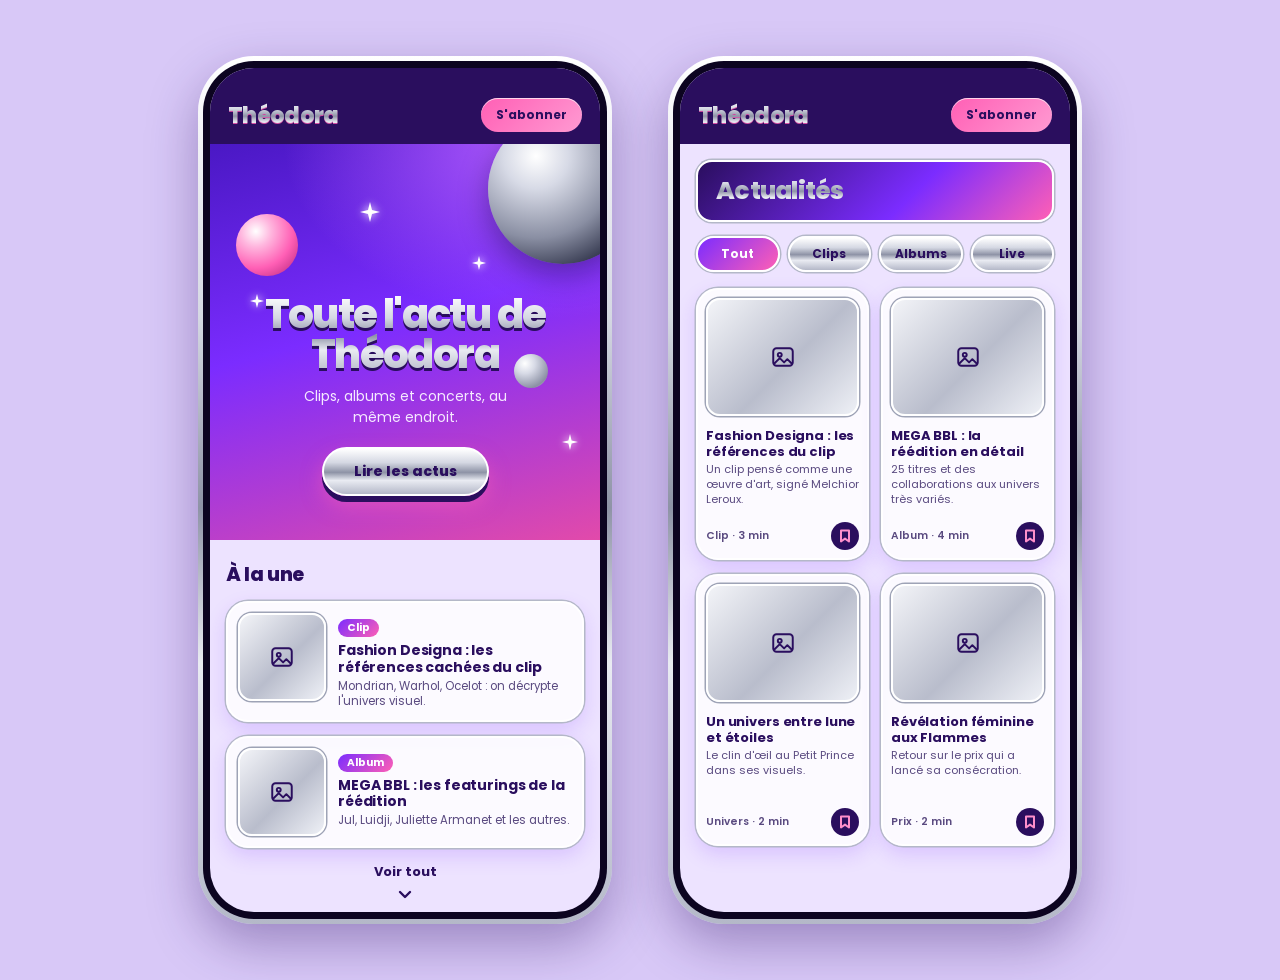
<file: théodora/chorme/chrome-maquettes-theodora.html>
<!DOCTYPE html><html lang="fr"><head><meta charset="utf-8"><title>Théodora News – Violet, rose, argenté</title>
<link href="https://fonts.googleapis.com/css2?family=Poppins:wght@400;600;700;800&display=swap" rel="stylesheet"><style>
:root{--deep:#2A0E5E;--vio:#7B2CFF;--pink:#FF5FB5;--lav:#EDE3FF;--chrome:linear-gradient(180deg,#FFFFFF 0%,#D5D8E3 30%,#8E93A6 52%,#E9EBF2 70%,#B4B8C8 100%)}
*{box-sizing:border-box}
body{margin:0;background:#D8C8F7;font-family:'Poppins',system-ui,sans-serif}
#overview{display:flex;gap:56px;justify-content:center;padding:56px}
.phone{width:414px;height:868px;border-radius:56px;background:var(--chrome);padding:5px;box-shadow:0 20px 50px rgba(42,14,94,.35)}
.phone>.in{width:100%;height:100%;border-radius:51px;background:#0c0420;padding:7px}
.screen{width:390px;height:844px;border-radius:44px;overflow:hidden;background:var(--lav);color:var(--deep)}
.top{height:76px;background:var(--deep);display:flex;align-items:flex-end;justify-content:space-between;padding:0 18px 12px}
.logo{font-weight:800;font-size:22px;letter-spacing:-.03em;color:transparent;background:var(--chrome);-webkit-background-clip:text;background-clip:text;filter:drop-shadow(0 1px 0 rgba(255,95,181,.8))}
.btn{border:0;background:linear-gradient(135deg,var(--pink),#FF9AD2);color:var(--deep);font:700 12px 'Poppins';padding:8px 15px;border-radius:999px;box-shadow:inset 0 1px 0 rgba(255,255,255,.7)}
.hero{height:396px;position:relative;overflow:hidden;text-align:center;background:radial-gradient(120% 80% at 85% 0%,#B25CFF 0%,transparent 55%),linear-gradient(165deg,#4A18C4 0%,var(--vio) 45%,#E24AAA 100%)}
.orb{position:absolute;border-radius:50%}
.o1{width:150px;height:150px;right:-38px;top:-30px;background:radial-gradient(circle at 32% 28%,#fff 0%,#D7DAE6 22%,#8A8FA3 55%,#3B3F55 78%,#C7CADA 100%);box-shadow:0 12px 30px rgba(20,4,60,.4)}
.o2{width:62px;height:62px;left:26px;top:70px;background:radial-gradient(circle at 32% 28%,#fff 0%,#FFB6DE 25%,var(--pink) 60%,#B01F77 100%)}
.o3{width:34px;height:34px;right:52px;top:210px;background:radial-gradient(circle at 32% 28%,#fff 0%,#D7DAE6 30%,#8A8FA3 75%,#eee 100%)}
.sp{position:absolute;width:20px;height:20px;filter:drop-shadow(0 0 4px #fff)}
.hero .c{position:absolute;left:0;right:0;bottom:44px;padding:0 26px}
.hero h1{margin:0 0 12px;font-size:40px;line-height:1;font-weight:800;letter-spacing:-.04em;color:transparent;background:var(--chrome);-webkit-background-clip:text;background-clip:text;filter:drop-shadow(0 3px 0 var(--deep))}
.hero p{margin:0 auto 20px;font-size:14px;line-height:1.45;max-width:250px;color:#F5E9FF}
.cta{border:2px solid #fff;background:var(--chrome);color:var(--deep);font:800 14px 'Poppins';padding:12px 30px;border-radius:999px;box-shadow:0 6px 0 var(--deep),0 10px 20px rgba(255,95,181,.5)}
.sec{padding:20px 16px 0}
h2{margin:0 0 12px;font-size:19px;font-weight:800;letter-spacing:-.02em}
.card{background:rgba(255,255,255,.82);border:2px solid #fff;border-radius:22px;box-shadow:0 0 0 1.5px #B4B8C8,0 8px 20px rgba(123,44,255,.18)}
.hc{display:flex;gap:12px;padding:10px;margin-bottom:14px}
.th{flex:none;width:88px;height:88px;border-radius:14px;border:2px solid #fff;box-shadow:0 0 0 1.5px #9EA3B6}
.ph{background:linear-gradient(135deg,#F3F4F8,#B9BDCC 55%,#EEF0F6);display:grid;place-items:center}
.tag{display:inline-block;font-size:10.5px;font-weight:700;color:#fff;background:linear-gradient(135deg,var(--vio),var(--pink));padding:1px 9px;border-radius:99px}
.ttl{font-size:14px;font-weight:700;line-height:1.2;margin:4px 0 3px;letter-spacing:-.01em}
.txt{font-size:11.5px;line-height:1.35;color:#5a4a80}
.more{text-align:center;font-weight:700;font-size:13px}
.more svg{display:block;margin:4px auto 0}
.bar{margin:16px 16px 0;padding:10px 18px;border-radius:16px;background:linear-gradient(135deg,var(--deep),var(--vio) 60%,var(--pink));font-weight:800;font-size:25px;letter-spacing:-.03em;border:2px solid #fff;box-shadow:0 0 0 1.5px #B4B8C8}
.bar span{color:transparent;background:var(--chrome);-webkit-background-clip:text;background-clip:text}
.chips{display:flex;gap:8px;padding:14px 16px 4px}
.chip{flex:1;border:2px solid #fff;background:var(--chrome);font:700 12px 'Poppins';padding:7px 0;border-radius:999px;color:var(--deep);box-shadow:0 0 0 1.5px #B4B8C8}
.chip.on{background:linear-gradient(135deg,var(--vio),var(--pink));color:#fff}
.grid{display:grid;grid-template-columns:1fr 1fr;gap:14px 12px;padding:12px 16px}
.g{padding:8px;display:flex;flex-direction:column;height:272px}
.g .th{width:100%;height:118px;margin-bottom:8px}
.g .ttl{font-size:13px}.g .txt{font-size:11px;flex:1}
.foot{display:flex;justify-content:space-between;align-items:center;font-size:10.5px;font-weight:600;color:#5a4a80}
.save{width:28px;height:28px;border:0;border-radius:50%;background:var(--deep);display:grid;place-items:center;padding:0}
</style></head><body><div id="overview">
<div class="phone"><div class="in"><div class="screen" id="s1"><div class="top"><div class="logo">Théodora</div><button class="btn">S'abonner</button></div>
<section class="hero"><i class="orb o1"></i><i class="orb o2"></i><i class="orb o3"></i><svg class="sp" style="left:150px;top:58px" viewBox="-10 -10 20 20"><path d="M0-10L2-2L10 0L2 2L0 10L-2 2L-10 0L-2-2Z" fill="#fff"/></svg><svg class="sp" style="left:262px;top:112px;width:14px;height:14px" viewBox="-10 -10 20 20"><path d="M0-10L2-2L10 0L2 2L0 10L-2 2L-10 0L-2-2Z" fill="#fff"/></svg><svg class="sp" style="left:40px;top:150px;width:14px;height:14px" viewBox="-10 -10 20 20"><path d="M0-10L2-2L10 0L2 2L0 10L-2 2L-10 0L-2-2Z" fill="#fff"/></svg><svg class="sp" style="right:22px;top:290px;width:16px;height:16px" viewBox="-10 -10 20 20"><path d="M0-10L2-2L10 0L2 2L0 10L-2 2L-10 0L-2-2Z" fill="#fff"/></svg>
<div class="c"><h1>Toute l'actu de Théodora</h1><p>Clips, albums et concerts, au même endroit.</p><button class="cta">Lire les actus</button></div></section>
<section class="sec"><h2>À la une</h2>
<article class="card hc"><div class="th ph"><svg viewBox="0 0 24 24" width="26" height="26" fill="none" stroke="#2A0E5E" stroke-width="1.8" stroke-linejoin="round" stroke-linecap="round"><rect x="3" y="4" width="18" height="16" rx="3"/><circle cx="9" cy="10" r="1.8"/><path d="M4 18l5-5 4 4 3-3 4 4"/></svg></div><div><div class="tag">Clip</div><div class="ttl">Fashion Designa : les références cachées du clip</div><div class="txt">Mondrian, Warhol, Ocelot : on décrypte l'univers visuel.</div></div></article>
<article class="card hc"><div class="th ph"><svg viewBox="0 0 24 24" width="26" height="26" fill="none" stroke="#2A0E5E" stroke-width="1.8" stroke-linejoin="round" stroke-linecap="round"><rect x="3" y="4" width="18" height="16" rx="3"/><circle cx="9" cy="10" r="1.8"/><path d="M4 18l5-5 4 4 3-3 4 4"/></svg></div><div><div class="tag">Album</div><div class="ttl">MEGA BBL : les featurings de la réédition</div><div class="txt">Jul, Luidji, Juliette Armanet et les autres.</div></div></article>
<div class="more">Voir tout<svg width="16" height="16" viewBox="0 0 16 16" fill="none" stroke="#2A0E5E" stroke-width="2.4" stroke-linecap="round" stroke-linejoin="round"><path d="M3 6l5 5 5-5"/></svg></div></section></div></div></div>
<div class="phone"><div class="in"><div class="screen" id="s2"><div class="top"><div class="logo">Théodora</div><button class="btn">S'abonner</button></div>
<div class="bar"><span>Actualités</span></div>
<div class="chips"><button class="chip on">Tout</button><button class="chip">Clips</button><button class="chip">Albums</button><button class="chip">Live</button></div>
<div class="grid">
<article class="card g"><div class="th ph"><svg viewBox="0 0 24 24" width="26" height="26" fill="none" stroke="#2A0E5E" stroke-width="1.8" stroke-linejoin="round" stroke-linecap="round"><rect x="3" y="4" width="18" height="16" rx="3"/><circle cx="9" cy="10" r="1.8"/><path d="M4 18l5-5 4 4 3-3 4 4"/></svg></div><div class="ttl">Fashion Designa : les références du clip</div><div class="txt">Un clip pensé comme une œuvre d'art, signé Melchior Leroux.</div><div class="foot"><span>Clip · 3 min</span><button class="save"><svg width="12" height="14" viewBox="0 0 12 14" fill="none" stroke="#FF8FCB" stroke-width="2" stroke-linejoin="round"><path d="M2 1.5h8v11L6 9.6 2 12.5z"/></svg></button></div></article>
<article class="card g"><div class="th ph"><svg viewBox="0 0 24 24" width="26" height="26" fill="none" stroke="#2A0E5E" stroke-width="1.8" stroke-linejoin="round" stroke-linecap="round"><rect x="3" y="4" width="18" height="16" rx="3"/><circle cx="9" cy="10" r="1.8"/><path d="M4 18l5-5 4 4 3-3 4 4"/></svg></div><div class="ttl">MEGA BBL : la réédition en détail</div><div class="txt">25 titres et des collaborations aux univers très variés.</div><div class="foot"><span>Album · 4 min</span><button class="save"><svg width="12" height="14" viewBox="0 0 12 14" fill="none" stroke="#FF8FCB" stroke-width="2" stroke-linejoin="round"><path d="M2 1.5h8v11L6 9.6 2 12.5z"/></svg></button></div></article>
<article class="card g"><div class="th ph"><svg viewBox="0 0 24 24" width="26" height="26" fill="none" stroke="#2A0E5E" stroke-width="1.8" stroke-linejoin="round" stroke-linecap="round"><rect x="3" y="4" width="18" height="16" rx="3"/><circle cx="9" cy="10" r="1.8"/><path d="M4 18l5-5 4 4 3-3 4 4"/></svg></div><div class="ttl">Un univers entre lune et étoiles</div><div class="txt">Le clin d'œil au Petit Prince dans ses visuels.</div><div class="foot"><span>Univers · 2 min</span><button class="save"><svg width="12" height="14" viewBox="0 0 12 14" fill="none" stroke="#FF8FCB" stroke-width="2" stroke-linejoin="round"><path d="M2 1.5h8v11L6 9.6 2 12.5z"/></svg></button></div></article>
<article class="card g"><div class="th ph"><svg viewBox="0 0 24 24" width="26" height="26" fill="none" stroke="#2A0E5E" stroke-width="1.8" stroke-linejoin="round" stroke-linecap="round"><rect x="3" y="4" width="18" height="16" rx="3"/><circle cx="9" cy="10" r="1.8"/><path d="M4 18l5-5 4 4 3-3 4 4"/></svg></div><div class="ttl">Révélation féminine aux Flammes</div><div class="txt">Retour sur le prix qui a lancé sa consécration.</div><div class="foot"><span>Prix · 2 min</span><button class="save"><svg width="12" height="14" viewBox="0 0 12 14" fill="none" stroke="#FF8FCB" stroke-width="2" stroke-linejoin="round"><path d="M2 1.5h8v11L6 9.6 2 12.5z"/></svg></button></div></article>
</div></div></div></div></div></body></html>
</file>
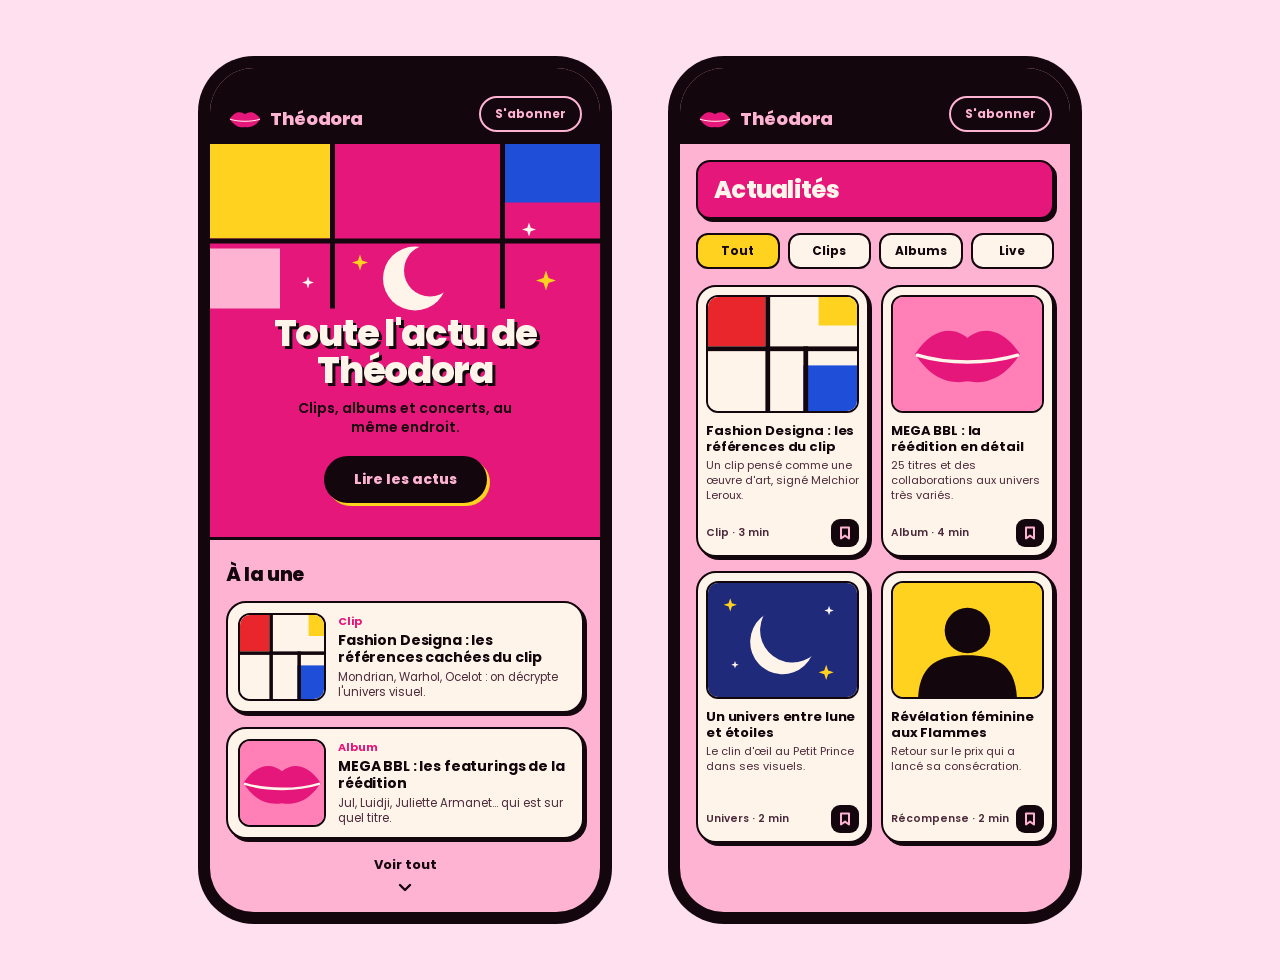
<file: théodora/rose/maquettes-theodora.html>
<!DOCTYPE html>
<html lang="fr"><head><meta charset="utf-8">
<title>Théodora News – Maquettes</title>
<link href="https://fonts.googleapis.com/css2?family=Poppins:wght@400;600;700;800&display=swap" rel="stylesheet">
<style>
:root{--pink:#FFB3D3;--hot:#E5177A;--ink:#14060D;--cream:#FFF4EA;--yel:#FFD21F;--blue:#1F4FD8;--red:#E8262B}
*{box-sizing:border-box}
body{margin:0;background:#FFE0EE;font-family:'Poppins',system-ui,sans-serif}
#overview{display:flex;gap:56px;justify-content:center;padding:56px}
.phone{width:414px;height:868px;border-radius:56px;background:var(--ink);padding:12px}
.screen{width:390px;height:844px;border-radius:44px;overflow:hidden;background:var(--pink);color:var(--ink);position:relative}
.top{height:76px;background:var(--ink);display:flex;align-items:flex-end;justify-content:space-between;padding:0 18px 12px}
.logo{display:flex;align-items:center;gap:8px;color:var(--pink);font-weight:800;font-size:18px;letter-spacing:-.02em}
.logo svg{width:34px;height:20px;color:var(--hot)}
.btn{border:2px solid var(--pink);background:transparent;color:var(--pink);font:700 12px 'Poppins';padding:7px 14px;border-radius:999px}
/* hero */
.hero{height:396px;position:relative;background:var(--hot);border-bottom:3px solid var(--ink);overflow:hidden}
.hero>svg{position:absolute;inset:0;width:100%;height:100%}
.hero .in{position:absolute;left:0;right:0;bottom:34px;text-align:center;padding:0 28px}
.hero h1{margin:0 0 10px;font-size:37px;line-height:1;font-weight:800;letter-spacing:-.035em;color:var(--cream);text-shadow:3px 3px 0 var(--ink)}
.hero p{margin:0 auto 18px;font-size:14px;line-height:1.4;font-weight:600;max-width:260px}
.cta{border:0;background:var(--ink);color:var(--pink);font:800 14px 'Poppins';padding:13px 30px;border-radius:999px;box-shadow:3px 3px 0 var(--yel)}
/* cards */
.sec{padding:20px 16px 0}
h2{margin:0 0 12px;font-size:19px;font-weight:800;letter-spacing:-.02em}
.card{background:var(--cream);border:2px solid var(--ink);border-radius:20px;box-shadow:3px 3px 0 var(--ink)}
.hc{display:flex;gap:12px;padding:10px;margin-bottom:14px}
.th{flex:none;width:88px;height:88px;border-radius:12px;border:2px solid var(--ink);display:block}
.tag{font-size:11px;font-weight:700;color:var(--hot)}
.ttl{font-size:14px;font-weight:700;line-height:1.2;margin:2px 0 4px;letter-spacing:-.01em}
.txt{font-size:11.5px;line-height:1.35;color:#4a2a3a}
.more{text-align:center;font-weight:700;font-size:13px;padding-top:2px}
.more svg{display:block;margin:4px auto 0}
/* screen 2 */
.bar{margin:16px 16px 0;background:var(--hot);color:var(--cream);font-weight:800;font-size:24px;letter-spacing:-.03em;padding:10px 16px;border:2px solid var(--ink);border-radius:14px;box-shadow:3px 3px 0 var(--ink)}
.chips{display:flex;gap:8px;padding:14px 16px 4px}
.chip{border:2px solid var(--ink);background:var(--cream);font:700 12px 'Poppins';padding:7px 0;flex:1;border-radius:12px;color:var(--ink)}
.chip.on{background:var(--yel)}
.grid{display:grid;grid-template-columns:1fr 1fr;gap:14px 12px;padding:12px 16px}
.g{padding:8px;display:flex;flex-direction:column;height:272px}
.g .th{width:100%;height:118px;margin-bottom:8px}
.g .ttl{font-size:13px}
.g .txt{font-size:11px;flex:1}
.foot{display:flex;justify-content:space-between;align-items:center;font-size:10.5px;font-weight:600;color:#4a2a3a}
.save{width:28px;height:28px;border:0;border-radius:9px;background:var(--ink);display:grid;place-items:center;padding:0}
</style></head><body>
<svg width="0" height="0" style="position:absolute"><defs>
<symbol id="lips" viewBox="0 0 100 60"><path fill="currentColor" d="M4 30C20 6 38 6 50 16C62 6 80 6 96 30C80 55 62 56 50 54C38 56 20 55 4 30Z"/><path d="M6 31C32 39 68 39 94 31" stroke="#FFF4EA" stroke-width="3" fill="none" stroke-linecap="round"/></symbol>
<symbol id="star" viewBox="-10 -10 20 20"><path d="M0-10L2.5-2.5L10 0L2.5 2.5L0 10L-2.5 2.5L-10 0L-2.5-2.5Z" fill="currentColor"/></symbol>
<mask id="cres"><rect x="-50" y="-50" width="100" height="100" fill="#fff"/><circle cx="14" cy="-8" r="34" fill="#000"/></mask>
<symbol id="tA" viewBox="0 0 160 120" preserveAspectRatio="xMidYMid slice"><rect width="160" height="120" fill="#FFF4EA"/><rect width="62" height="52" fill="#E8262B"/><rect x="102" y="72" width="58" height="48" fill="#1F4FD8"/><rect x="118" width="42" height="30" fill="#FFD21F"/><rect x="62" width="5" height="120" fill="#14060D"/><rect y="52" width="160" height="5" fill="#14060D"/><rect x="102" y="52" width="5" height="68" fill="#14060D"/></symbol>
<symbol id="tB" viewBox="0 0 160 120" preserveAspectRatio="xMidYMid slice"><rect width="160" height="120" fill="#FF7FB6"/><use href="#lips" x="20" y="20" width="120" height="80" style="color:#E5177A"/></symbol>
<symbol id="tC" viewBox="0 0 160 120" preserveAspectRatio="xMidYMid slice"><rect width="160" height="120" fill="#1F2A7A"/><g transform="translate(80 62)"><circle r="34" fill="#FFF4EA" mask="url(#cres)" transform="rotate(-20)"/></g><use href="#star" x="18" y="16" width="14" height="14" style="color:#FFD21F"/><use href="#star" x="124" y="24" width="10" height="10" style="color:#FFF4EA"/><use href="#star" x="118" y="86" width="16" height="16" style="color:#FFD21F"/><use href="#star" x="26" y="82" width="8" height="8" style="color:#FFF4EA"/></symbol>
<symbol id="tD" viewBox="0 0 160 120" preserveAspectRatio="xMidYMid slice"><rect width="160" height="120" fill="#FFD21F"/><circle cx="80" cy="50" r="24" fill="#14060D"/><path d="M28 120C30 84 52 76 80 76C108 76 130 84 132 120Z" fill="#14060D"/><circle cx="80" cy="50" r="24" fill="none"/></symbol>
</defs></svg>

<div id="overview">
<!-- ÉCRAN 1 -->
<div class="phone"><div class="screen" id="s1">
  <div class="top"><div class="logo"><svg><use href="#lips"/></svg>Théodora</div><button class="btn">S'abonner</button></div>
  <section class="hero">
    <svg viewBox="0 0 390 396" preserveAspectRatio="xMidYMid slice">
      <rect x="0" y="0" width="120" height="96" fill="#FFD21F"/><rect x="290" y="0" width="100" height="60" fill="#1F4FD8"/><rect x="0" y="106" width="70" height="60" fill="#FFB3D3"/>
      <rect x="120" width="5" height="166" fill="#14060D"/><rect x="0" y="96" width="390" height="5" fill="#14060D"/><rect x="290" width="5" height="166" fill="#14060D"/>
      <circle cx="205" cy="136" r="32" fill="#FFF4EA"/><circle cx="220" cy="128" r="26" fill="#E5177A"/>
      <use href="#star" x="142" y="112" width="16" height="16" style="color:#FFD21F"/><use href="#star" x="312" y="80" width="14" height="14" style="color:#FFF4EA"/><use href="#star" x="92" y="134" width="12" height="12" style="color:#FFF4EA"/><use href="#star" x="326" y="128" width="20" height="20" style="color:#FFD21F"/>
    </svg>
    <div class="in"><h1>Toute l'actu de Théodora</h1><p>Clips, albums et concerts, au même endroit.</p><button class="cta">Lire les actus</button></div>
  </section>
  <section class="sec"><h2>À la une</h2>
    <article class="card hc"><svg class="th"><use href="#tA"/></svg><div><div class="tag">Clip</div><div class="ttl">Fashion Designa : les références cachées du clip</div><div class="txt">Mondrian, Warhol, Ocelot : on décrypte l'univers visuel.</div></div></article>
    <article class="card hc"><svg class="th"><use href="#tB"/></svg><div><div class="tag">Album</div><div class="ttl">MEGA BBL : les featurings de la réédition</div><div class="txt">Jul, Luidji, Juliette Armanet… qui est sur quel titre.</div></div></article>
    <div class="more">Voir tout<svg width="16" height="16" viewBox="0 0 16 16" fill="none" stroke="#14060D" stroke-width="2.4" stroke-linecap="round" stroke-linejoin="round"><path d="M3 6l5 5 5-5"/></svg></div>
  </section>
</div></div>

<!-- ÉCRAN 2 -->
<div class="phone"><div class="screen" id="s2">
  <div class="top"><div class="logo"><svg><use href="#lips"/></svg>Théodora</div><button class="btn">S'abonner</button></div>
  <div class="bar">Actualités</div>
  <div class="chips"><button class="chip on">Tout</button><button class="chip">Clips</button><button class="chip">Albums</button><button class="chip">Live</button></div>
  <div class="grid">
    <article class="card g"><svg class="th"><use href="#tA"/></svg><div class="ttl">Fashion Designa : les références du clip</div><div class="txt">Un clip pensé comme une œuvre d'art, signé Melchior Leroux.</div><div class="foot"><span>Clip · 3 min</span><button class="save"><svg width="12" height="14" viewBox="0 0 12 14" fill="none" stroke="#FFB3D3" stroke-width="2" stroke-linejoin="round"><path d="M2 1.5h8v11L6 9.6 2 12.5z"/></svg></button></div></article>
    <article class="card g"><svg class="th"><use href="#tB"/></svg><div class="ttl">MEGA BBL : la réédition en détail</div><div class="txt">25 titres et des collaborations aux univers très variés.</div><div class="foot"><span>Album · 4 min</span><button class="save"><svg width="12" height="14" viewBox="0 0 12 14" fill="none" stroke="#FFB3D3" stroke-width="2" stroke-linejoin="round"><path d="M2 1.5h8v11L6 9.6 2 12.5z"/></svg></button></div></article>
    <article class="card g"><svg class="th"><use href="#tC"/></svg><div class="ttl">Un univers entre lune et étoiles</div><div class="txt">Le clin d'œil au Petit Prince dans ses visuels.</div><div class="foot"><span>Univers · 2 min</span><button class="save"><svg width="12" height="14" viewBox="0 0 12 14" fill="none" stroke="#FFB3D3" stroke-width="2" stroke-linejoin="round"><path d="M2 1.5h8v11L6 9.6 2 12.5z"/></svg></button></div></article>
    <article class="card g"><svg class="th"><use href="#tD"/></svg><div class="ttl">Révélation féminine aux Flammes</div><div class="txt">Retour sur le prix qui a lancé sa consécration.</div><div class="foot"><span>Récompense · 2 min</span><button class="save"><svg width="12" height="14" viewBox="0 0 12 14" fill="none" stroke="#FFB3D3" stroke-width="2" stroke-linejoin="round"><path d="M2 1.5h8v11L6 9.6 2 12.5z"/></svg></button></div></article>
  </div>
</div></div>
</div>
</body></html>
</file>
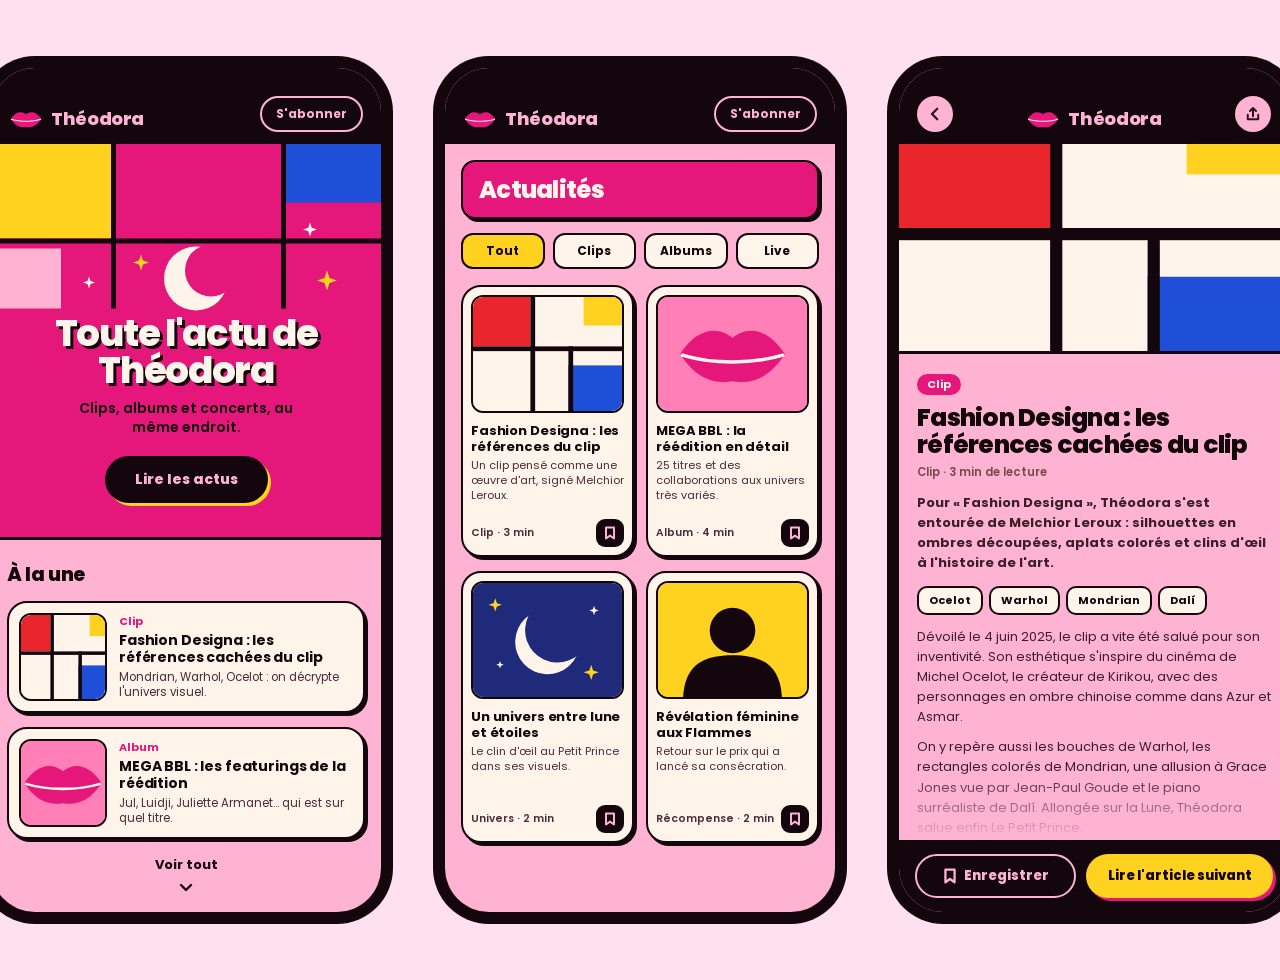
<file: théodora/rose/rose-avec-article.html>
<!DOCTYPE html>
<html lang="fr"><head><meta charset="utf-8">
<title>Théodora News – Maquettes</title>
<link href="https://fonts.googleapis.com/css2?family=Poppins:wght@400;600;700;800&display=swap" rel="stylesheet">
<style>
:root{--pink:#FFB3D3;--hot:#E5177A;--ink:#14060D;--cream:#FFF4EA;--yel:#FFD21F;--blue:#1F4FD8;--red:#E8262B}
*{box-sizing:border-box}
body{margin:0;background:#FFE0EE;font-family:'Poppins',system-ui,sans-serif}
#overview{display:flex;gap:40px;justify-content:center;padding:56px}
.phone{width:414px;height:868px;border-radius:56px;background:var(--ink);padding:12px}
.screen{width:390px;height:844px;border-radius:44px;overflow:hidden;background:var(--pink);color:var(--ink);position:relative}
.top{height:76px;background:var(--ink);display:flex;align-items:flex-end;justify-content:space-between;padding:0 18px 12px}
.logo{display:flex;align-items:center;gap:8px;color:var(--pink);font-weight:800;font-size:18px;letter-spacing:-.02em}
.logo svg{width:34px;height:20px;color:var(--hot)}
.btn{border:2px solid var(--pink);background:transparent;color:var(--pink);font:700 12px 'Poppins';padding:7px 14px;border-radius:999px}
/* hero */
.hero{height:396px;position:relative;background:var(--hot);border-bottom:3px solid var(--ink);overflow:hidden}
.hero>svg{position:absolute;inset:0;width:100%;height:100%}
.hero .in{position:absolute;left:0;right:0;bottom:34px;text-align:center;padding:0 28px}
.hero h1{margin:0 0 10px;font-size:37px;line-height:1;font-weight:800;letter-spacing:-.035em;color:var(--cream);text-shadow:3px 3px 0 var(--ink)}
.hero p{margin:0 auto 18px;font-size:14px;line-height:1.4;font-weight:600;max-width:260px}
.cta{border:0;background:var(--ink);color:var(--pink);font:800 14px 'Poppins';padding:13px 30px;border-radius:999px;box-shadow:3px 3px 0 var(--yel)}
/* cards */
.sec{padding:20px 16px 0}
h2{margin:0 0 12px;font-size:19px;font-weight:800;letter-spacing:-.02em}
.card{background:var(--cream);border:2px solid var(--ink);border-radius:20px;box-shadow:3px 3px 0 var(--ink)}
.hc{display:flex;gap:12px;padding:10px;margin-bottom:14px}
.th{flex:none;width:88px;height:88px;border-radius:12px;border:2px solid var(--ink);display:block}
.tag{font-size:11px;font-weight:700;color:var(--hot)}
.ttl{font-size:14px;font-weight:700;line-height:1.2;margin:2px 0 4px;letter-spacing:-.01em}
.txt{font-size:11.5px;line-height:1.35;color:#4a2a3a}
.more{text-align:center;font-weight:700;font-size:13px;padding-top:2px}
.more svg{display:block;margin:4px auto 0}
/* screen 2 */
.bar{margin:16px 16px 0;background:var(--hot);color:var(--cream);font-weight:800;font-size:24px;letter-spacing:-.03em;padding:10px 16px;border:2px solid var(--ink);border-radius:14px;box-shadow:3px 3px 0 var(--ink)}
.chips{display:flex;gap:8px;padding:14px 16px 4px}
.chip{border:2px solid var(--ink);background:var(--cream);font:700 12px 'Poppins';padding:7px 0;flex:1;border-radius:12px;color:var(--ink)}
.chip.on{background:var(--yel)}
.grid{display:grid;grid-template-columns:1fr 1fr;gap:14px 12px;padding:12px 16px}
.g{padding:8px;display:flex;flex-direction:column;height:272px}
.g .th{width:100%;height:118px;margin-bottom:8px}
.g .ttl{font-size:13px}
.g .txt{font-size:11px;flex:1}
.foot{display:flex;justify-content:space-between;align-items:center;font-size:10.5px;font-weight:600;color:#4a2a3a}
.save{width:28px;height:28px;border:0;border-radius:9px;background:var(--ink);display:grid;place-items:center;padding:0}

.screen{position:relative}
.atop{align-items:flex-end}
.ib{width:36px;height:36px;border-radius:50%;border:0;display:grid;place-items:center;padding:0}
.art{padding:16px 18px 0}
.tg{display:inline-block;font-weight:700;font-size:11px;padding:2px 10px;border-radius:99px}
.art h1{font-size:25px;line-height:1.08;font-weight:800;letter-spacing:-.03em;margin:9px 0 6px}
.mt{font-size:11.5px;font-weight:600}
.lead{font-size:14px;font-weight:700;line-height:1.42;margin:12px 0!important}
.refs{display:flex;gap:6px;margin-bottom:12px}
.refs span{font:700 11px 'Poppins';padding:4px 10px}
.art p{font-size:13px;line-height:1.55;margin:0 0 10px}
.fade{position:absolute;left:0;right:0;bottom:72px;height:70px}
.abar{position:absolute;left:0;right:0;bottom:0;height:72px;display:flex;gap:10px;align-items:center;padding:0 16px}
.abar button{height:44px;border-radius:999px;font:800 13px 'Poppins';display:flex;align-items:center;justify-content:center;gap:7px}
.b1{flex:1}.b2{flex:1.2}

.ib{background:#FFB3D3}
.ahero{display:block;width:100%;height:210px;border-bottom:3px solid var(--ink)}
.tg{background:var(--hot);color:var(--cream)}
.mt{color:#7a4a4a}
.refs span{border:2px solid var(--ink);background:var(--cream);border-radius:10px}
.art p{color:#3a1f2a}
.fade{background:linear-gradient(rgba(255,179,211,0),var(--pink))}
.abar{background:var(--ink)}
.b1{border:2px solid var(--pink);background:transparent;color:var(--pink)}
.b2{border:0;background:var(--yel);color:var(--ink);box-shadow:3px 3px 0 var(--hot)}
</style></head><body>
<svg width="0" height="0" style="position:absolute"><defs>
<symbol id="lips" viewBox="0 0 100 60"><path fill="currentColor" d="M4 30C20 6 38 6 50 16C62 6 80 6 96 30C80 55 62 56 50 54C38 56 20 55 4 30Z"/><path d="M6 31C32 39 68 39 94 31" stroke="#FFF4EA" stroke-width="3" fill="none" stroke-linecap="round"/></symbol>
<symbol id="star" viewBox="-10 -10 20 20"><path d="M0-10L2.5-2.5L10 0L2.5 2.5L0 10L-2.5 2.5L-10 0L-2.5-2.5Z" fill="currentColor"/></symbol>
<mask id="cres"><rect x="-50" y="-50" width="100" height="100" fill="#fff"/><circle cx="14" cy="-8" r="34" fill="#000"/></mask>
<symbol id="tA" viewBox="0 0 160 120" preserveAspectRatio="xMidYMid slice"><rect width="160" height="120" fill="#FFF4EA"/><rect width="62" height="52" fill="#E8262B"/><rect x="102" y="72" width="58" height="48" fill="#1F4FD8"/><rect x="118" width="42" height="30" fill="#FFD21F"/><rect x="62" width="5" height="120" fill="#14060D"/><rect y="52" width="160" height="5" fill="#14060D"/><rect x="102" y="52" width="5" height="68" fill="#14060D"/></symbol>
<symbol id="tB" viewBox="0 0 160 120" preserveAspectRatio="xMidYMid slice"><rect width="160" height="120" fill="#FF7FB6"/><use href="#lips" x="20" y="20" width="120" height="80" style="color:#E5177A"/></symbol>
<symbol id="tC" viewBox="0 0 160 120" preserveAspectRatio="xMidYMid slice"><rect width="160" height="120" fill="#1F2A7A"/><g transform="translate(80 62)"><circle r="34" fill="#FFF4EA" mask="url(#cres)" transform="rotate(-20)"/></g><use href="#star" x="18" y="16" width="14" height="14" style="color:#FFD21F"/><use href="#star" x="124" y="24" width="10" height="10" style="color:#FFF4EA"/><use href="#star" x="118" y="86" width="16" height="16" style="color:#FFD21F"/><use href="#star" x="26" y="82" width="8" height="8" style="color:#FFF4EA"/></symbol>
<symbol id="tD" viewBox="0 0 160 120" preserveAspectRatio="xMidYMid slice"><rect width="160" height="120" fill="#FFD21F"/><circle cx="80" cy="50" r="24" fill="#14060D"/><path d="M28 120C30 84 52 76 80 76C108 76 130 84 132 120Z" fill="#14060D"/><circle cx="80" cy="50" r="24" fill="none"/></symbol>
</defs></svg>

<div id="overview">
<!-- ÉCRAN 1 -->
<div class="phone"><div class="screen" id="s1">
  <div class="top"><div class="logo"><svg><use href="#lips"/></svg>Théodora</div><button class="btn">S'abonner</button></div>
  <section class="hero">
    <svg viewBox="0 0 390 396" preserveAspectRatio="xMidYMid slice">
      <rect x="0" y="0" width="120" height="96" fill="#FFD21F"/><rect x="290" y="0" width="100" height="60" fill="#1F4FD8"/><rect x="0" y="106" width="70" height="60" fill="#FFB3D3"/>
      <rect x="120" width="5" height="166" fill="#14060D"/><rect x="0" y="96" width="390" height="5" fill="#14060D"/><rect x="290" width="5" height="166" fill="#14060D"/>
      <circle cx="205" cy="136" r="32" fill="#FFF4EA"/><circle cx="220" cy="128" r="26" fill="#E5177A"/>
      <use href="#star" x="142" y="112" width="16" height="16" style="color:#FFD21F"/><use href="#star" x="312" y="80" width="14" height="14" style="color:#FFF4EA"/><use href="#star" x="92" y="134" width="12" height="12" style="color:#FFF4EA"/><use href="#star" x="326" y="128" width="20" height="20" style="color:#FFD21F"/>
    </svg>
    <div class="in"><h1>Toute l'actu de Théodora</h1><p>Clips, albums et concerts, au même endroit.</p><button class="cta">Lire les actus</button></div>
  </section>
  <section class="sec"><h2>À la une</h2>
    <article class="card hc"><svg class="th"><use href="#tA"/></svg><div><div class="tag">Clip</div><div class="ttl">Fashion Designa : les références cachées du clip</div><div class="txt">Mondrian, Warhol, Ocelot : on décrypte l'univers visuel.</div></div></article>
    <article class="card hc"><svg class="th"><use href="#tB"/></svg><div><div class="tag">Album</div><div class="ttl">MEGA BBL : les featurings de la réédition</div><div class="txt">Jul, Luidji, Juliette Armanet… qui est sur quel titre.</div></div></article>
    <div class="more">Voir tout<svg width="16" height="16" viewBox="0 0 16 16" fill="none" stroke="#14060D" stroke-width="2.4" stroke-linecap="round" stroke-linejoin="round"><path d="M3 6l5 5 5-5"/></svg></div>
  </section>
</div></div>

<!-- ÉCRAN 2 -->
<div class="phone"><div class="screen" id="s2">
  <div class="top"><div class="logo"><svg><use href="#lips"/></svg>Théodora</div><button class="btn">S'abonner</button></div>
  <div class="bar">Actualités</div>
  <div class="chips"><button class="chip on">Tout</button><button class="chip">Clips</button><button class="chip">Albums</button><button class="chip">Live</button></div>
  <div class="grid">
    <article class="card g"><svg class="th"><use href="#tA"/></svg><div class="ttl">Fashion Designa : les références du clip</div><div class="txt">Un clip pensé comme une œuvre d'art, signé Melchior Leroux.</div><div class="foot"><span>Clip · 3 min</span><button class="save"><svg width="12" height="14" viewBox="0 0 12 14" fill="none" stroke="#FFB3D3" stroke-width="2" stroke-linejoin="round"><path d="M2 1.5h8v11L6 9.6 2 12.5z"/></svg></button></div></article>
    <article class="card g"><svg class="th"><use href="#tB"/></svg><div class="ttl">MEGA BBL : la réédition en détail</div><div class="txt">25 titres et des collaborations aux univers très variés.</div><div class="foot"><span>Album · 4 min</span><button class="save"><svg width="12" height="14" viewBox="0 0 12 14" fill="none" stroke="#FFB3D3" stroke-width="2" stroke-linejoin="round"><path d="M2 1.5h8v11L6 9.6 2 12.5z"/></svg></button></div></article>
    <article class="card g"><svg class="th"><use href="#tC"/></svg><div class="ttl">Un univers entre lune et étoiles</div><div class="txt">Le clin d'œil au Petit Prince dans ses visuels.</div><div class="foot"><span>Univers · 2 min</span><button class="save"><svg width="12" height="14" viewBox="0 0 12 14" fill="none" stroke="#FFB3D3" stroke-width="2" stroke-linejoin="round"><path d="M2 1.5h8v11L6 9.6 2 12.5z"/></svg></button></div></article>
    <article class="card g"><svg class="th"><use href="#tD"/></svg><div class="ttl">Révélation féminine aux Flammes</div><div class="txt">Retour sur le prix qui a lancé sa consécration.</div><div class="foot"><span>Récompense · 2 min</span><button class="save"><svg width="12" height="14" viewBox="0 0 12 14" fill="none" stroke="#FFB3D3" stroke-width="2" stroke-linejoin="round"><path d="M2 1.5h8v11L6 9.6 2 12.5z"/></svg></button></div></article>
  </div>
</div></div>
<div class="phone"><div class="screen" id="s3"><div class="top atop"><button class="ib"><svg width="18" height="18" viewBox="0 0 24 24" fill="none" stroke="#2a1414" stroke-width="3" stroke-linecap="round" stroke-linejoin="round"><path d="M15 5l-7 7 7 7"/></svg></button><div class="logo"><svg><use href="#lips"/></svg>Théodora</div><button class="ib"><svg width="18" height="18" viewBox="0 0 24 24" fill="none" stroke="#2a1414" stroke-width="2.6" stroke-linecap="round" stroke-linejoin="round"><path d="M12 15V4M8 8l4-4 4 4M5 13v6h14v-6"/></svg></button></div>
<svg class="ahero"><use href="#tA"/></svg><div class="art"><span class="tg">Clip</span><h1>Fashion Designa : les références cachées du clip</h1><div class="mt">Clip · 3 min de lecture</div>
<p class="lead">Pour « Fashion Designa », Théodora s'est entourée de Melchior Leroux : silhouettes en ombres découpées, aplats colorés et clins d'œil à l'histoire de l'art.</p>
<div class="refs"><span>Ocelot</span><span>Warhol</span><span>Mondrian</span><span>Dalí</span></div>
<p>Dévoilé le 4 juin 2025, le clip a vite été salué pour son inventivité. Son esthétique s'inspire du cinéma de Michel Ocelot, le créateur de Kirikou, avec des personnages en ombre chinoise comme dans Azur et Asmar.</p>
<p>On y repère aussi les bouches de Warhol, les rectangles colorés de Mondrian, une allusion à Grace Jones vue par Jean-Paul Goude et le piano surréaliste de Dalí. Allongée sur la Lune, Théodora salue enfin Le Petit Prince.</p>
<p>Le morceau, aux sonorités amapiano, est composé par son frère Jeez Suave, qui signe toutes ses chansons.</p></div><div class="fade"></div><div class="abar"><button class="b1"><svg width="14" height="16" viewBox="0 0 12 14" fill="none" stroke="#FFB3D3" stroke-width="2" stroke-linejoin="round"><path d="M2 1.5h8v11L6 9.6 2 12.5z"/></svg> Enregistrer</button><button class="b2">Lire l'article suivant</button></div></div></div></div>
</body></html>
</file>
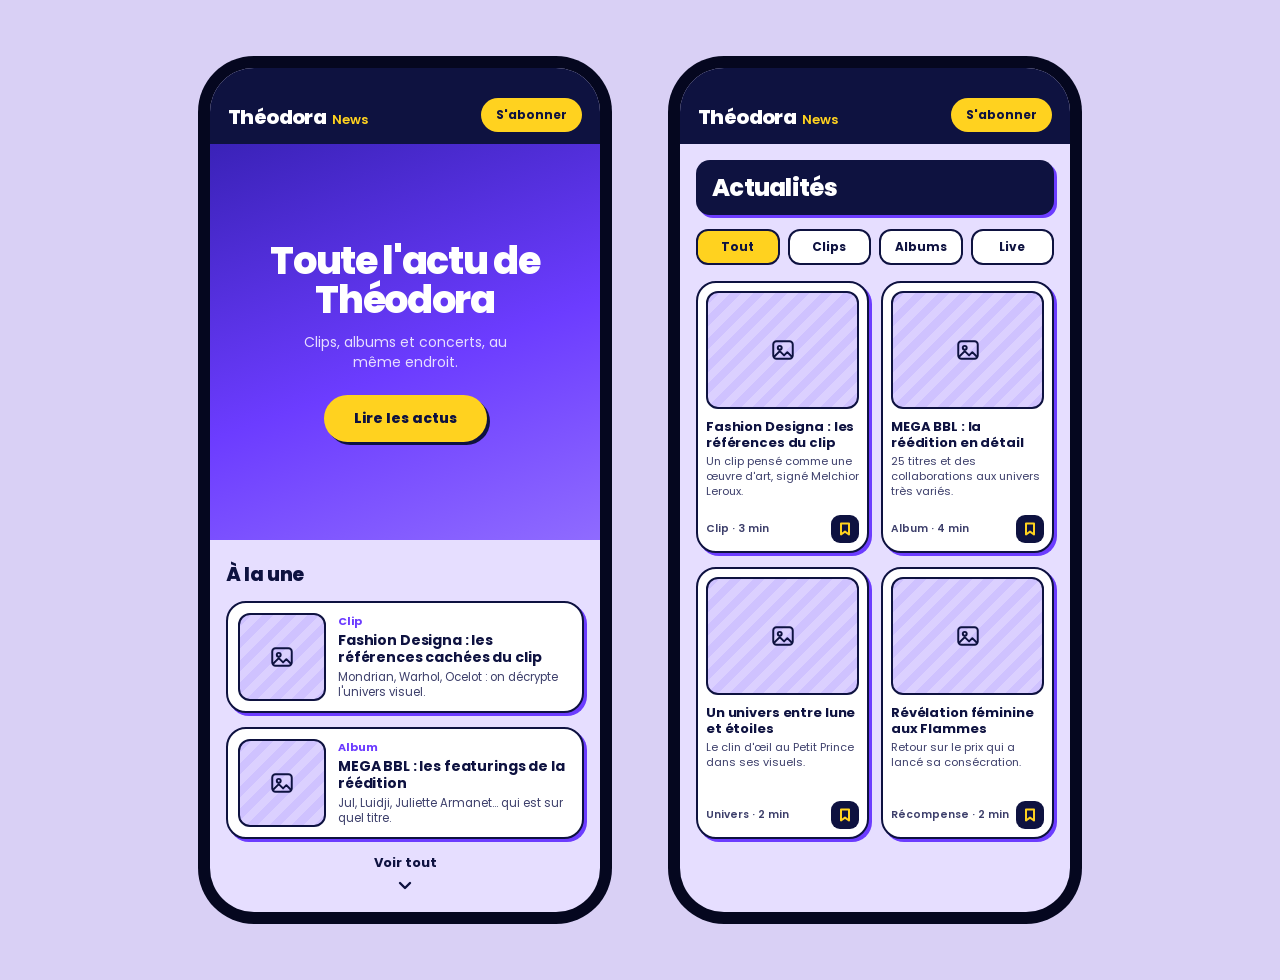
<file: théodora/violet/nuit-maquettes-theodora(1).html>
<!DOCTYPE html><html lang="fr"><head><meta charset="utf-8"><title>Théodora News – Variante nuit</title>
<link href="https://fonts.googleapis.com/css2?family=Poppins:wght@400;600;700;800&display=swap" rel="stylesheet">
<style>
:root{--navy:#0E1240;--vio:#6C3CFF;--lil:#E6DEFF;--lil2:#CFC2FF;--yel:#FFD21F;--white:#FFFFFF}
*{box-sizing:border-box}
body{margin:0;background:#D9D0F5;font-family:'Poppins',system-ui,sans-serif}
#overview{display:flex;gap:56px;justify-content:center;padding:56px}
.phone{width:414px;height:868px;border-radius:56px;background:#05071F;padding:12px}
.screen{width:390px;height:844px;border-radius:44px;overflow:hidden;background:var(--lil);color:var(--navy)}
.top{height:76px;background:var(--navy);display:flex;align-items:flex-end;justify-content:space-between;padding:0 18px 12px}
.logo{color:var(--white);font-weight:800;font-size:20px;letter-spacing:-.03em}
.logo span{color:var(--yel);font-weight:600;font-size:13px;margin-left:6px;letter-spacing:0}
.btn{border:0;background:var(--yel);color:var(--navy);font:700 12px 'Poppins';padding:8px 15px;border-radius:999px}
.hero{height:396px;background:linear-gradient(160deg,#3A22B8 0%,var(--vio) 55%,#8F6BFF 100%);color:var(--white);text-align:center;display:flex;flex-direction:column;justify-content:center;align-items:center;padding:0 30px}
.hero h1{margin:0 0 12px;font-size:38px;line-height:1.02;font-weight:800;letter-spacing:-.035em}
.hero p{margin:0 0 22px;font-size:14px;line-height:1.45;font-weight:400;max-width:250px;color:#E6DEFF}
.cta{border:0;background:var(--yel);color:var(--navy);font:800 14px 'Poppins';padding:13px 30px;border-radius:999px;box-shadow:3px 3px 0 var(--navy)}
.sec{padding:20px 16px 0}
h2{margin:0 0 12px;font-size:19px;font-weight:800;letter-spacing:-.02em}
.card{background:var(--white);border:2px solid var(--navy);border-radius:20px;box-shadow:3px 3px 0 var(--vio)}
.hc{display:flex;gap:12px;padding:10px;margin-bottom:14px}
.th{flex:none;width:88px;height:88px;border-radius:12px;border:2px solid var(--navy)}
.ph{background:repeating-linear-gradient(135deg,var(--lil2) 0 8px,#DBD0FF 8px 16px);display:grid;place-items:center}
.tag{font-size:11px;font-weight:700;color:var(--vio)}
.ttl{font-size:14px;font-weight:700;line-height:1.2;margin:2px 0 4px;letter-spacing:-.01em}
.txt{font-size:11.5px;line-height:1.35;color:#3d3f6b}
.more{text-align:center;font-weight:700;font-size:13px}
.more svg{display:block;margin:4px auto 0}
.bar{margin:16px 16px 0;background:var(--navy);color:var(--white);font-weight:800;font-size:24px;letter-spacing:-.03em;padding:10px 16px;border-radius:14px;box-shadow:3px 3px 0 var(--vio)}
.chips{display:flex;gap:8px;padding:14px 16px 4px}
.chip{border:2px solid var(--navy);background:var(--white);font:700 12px 'Poppins';padding:7px 0;flex:1;border-radius:12px;color:var(--navy)}
.chip.on{background:var(--yel)}
.grid{display:grid;grid-template-columns:1fr 1fr;gap:14px 12px;padding:12px 16px}
.g{padding:8px;display:flex;flex-direction:column;height:272px}
.g .th{width:100%;height:118px;margin-bottom:8px}
.g .ttl{font-size:13px}.g .txt{font-size:11px;flex:1}
.foot{display:flex;justify-content:space-between;align-items:center;font-size:10.5px;font-weight:600;color:#3d3f6b}
.save{width:28px;height:28px;border:0;border-radius:9px;background:var(--navy);display:grid;place-items:center;padding:0}
</style></head><body><div id="overview">
<div class="phone"><div class="screen" id="s1"><div class="top"><div class="logo">Théodora<span>News</span></div><button class="btn">S'abonner</button></div>
<section class="hero"><h1>Toute l'actu de Théodora</h1><p>Clips, albums et concerts, au même endroit.</p><button class="cta">Lire les actus</button></section>
<section class="sec"><h2>À la une</h2>
<article class="card hc"><div class="th ph "><svg viewBox="0 0 24 24" width="26" height="26" fill="none" stroke="#0E1240" stroke-width="1.8" stroke-linejoin="round" stroke-linecap="round"><rect x="3" y="4" width="18" height="16" rx="3"/><circle cx="9" cy="10" r="1.8"/><path d="M4 18l5-5 4 4 3-3 4 4"/></svg></div><div><div class="tag">Clip</div><div class="ttl">Fashion Designa : les références cachées du clip</div><div class="txt">Mondrian, Warhol, Ocelot : on décrypte l'univers visuel.</div></div></article>
<article class="card hc"><div class="th ph "><svg viewBox="0 0 24 24" width="26" height="26" fill="none" stroke="#0E1240" stroke-width="1.8" stroke-linejoin="round" stroke-linecap="round"><rect x="3" y="4" width="18" height="16" rx="3"/><circle cx="9" cy="10" r="1.8"/><path d="M4 18l5-5 4 4 3-3 4 4"/></svg></div><div><div class="tag">Album</div><div class="ttl">MEGA BBL : les featurings de la réédition</div><div class="txt">Jul, Luidji, Juliette Armanet… qui est sur quel titre.</div></div></article>
<div class="more">Voir tout<svg width="16" height="16" viewBox="0 0 16 16" fill="none" stroke="#0E1240" stroke-width="2.4" stroke-linecap="round" stroke-linejoin="round"><path d="M3 6l5 5 5-5"/></svg></div></section></div></div>
<div class="phone"><div class="screen" id="s2"><div class="top"><div class="logo">Théodora<span>News</span></div><button class="btn">S'abonner</button></div>
<div class="bar">Actualités</div>
<div class="chips"><button class="chip on">Tout</button><button class="chip">Clips</button><button class="chip">Albums</button><button class="chip">Live</button></div>
<div class="grid">
<article class="card g"><div class="th ph "><svg viewBox="0 0 24 24" width="26" height="26" fill="none" stroke="#0E1240" stroke-width="1.8" stroke-linejoin="round" stroke-linecap="round"><rect x="3" y="4" width="18" height="16" rx="3"/><circle cx="9" cy="10" r="1.8"/><path d="M4 18l5-5 4 4 3-3 4 4"/></svg></div><div class="ttl">Fashion Designa : les références du clip</div><div class="txt">Un clip pensé comme une œuvre d'art, signé Melchior Leroux.</div><div class="foot"><span>Clip · 3 min</span><button class="save"><svg width="12" height="14" viewBox="0 0 12 14" fill="none" stroke="#FFD21F" stroke-width="2" stroke-linejoin="round"><path d="M2 1.5h8v11L6 9.6 2 12.5z"/></svg></button></article>
<article class="card g"><div class="th ph "><svg viewBox="0 0 24 24" width="26" height="26" fill="none" stroke="#0E1240" stroke-width="1.8" stroke-linejoin="round" stroke-linecap="round"><rect x="3" y="4" width="18" height="16" rx="3"/><circle cx="9" cy="10" r="1.8"/><path d="M4 18l5-5 4 4 3-3 4 4"/></svg></div><div class="ttl">MEGA BBL : la réédition en détail</div><div class="txt">25 titres et des collaborations aux univers très variés.</div><div class="foot"><span>Album · 4 min</span><button class="save"><svg width="12" height="14" viewBox="0 0 12 14" fill="none" stroke="#FFD21F" stroke-width="2" stroke-linejoin="round"><path d="M2 1.5h8v11L6 9.6 2 12.5z"/></svg></button></article>
<article class="card g"><div class="th ph "><svg viewBox="0 0 24 24" width="26" height="26" fill="none" stroke="#0E1240" stroke-width="1.8" stroke-linejoin="round" stroke-linecap="round"><rect x="3" y="4" width="18" height="16" rx="3"/><circle cx="9" cy="10" r="1.8"/><path d="M4 18l5-5 4 4 3-3 4 4"/></svg></div><div class="ttl">Un univers entre lune et étoiles</div><div class="txt">Le clin d'œil au Petit Prince dans ses visuels.</div><div class="foot"><span>Univers · 2 min</span><button class="save"><svg width="12" height="14" viewBox="0 0 12 14" fill="none" stroke="#FFD21F" stroke-width="2" stroke-linejoin="round"><path d="M2 1.5h8v11L6 9.6 2 12.5z"/></svg></button></article>
<article class="card g"><div class="th ph "><svg viewBox="0 0 24 24" width="26" height="26" fill="none" stroke="#0E1240" stroke-width="1.8" stroke-linejoin="round" stroke-linecap="round"><rect x="3" y="4" width="18" height="16" rx="3"/><circle cx="9" cy="10" r="1.8"/><path d="M4 18l5-5 4 4 3-3 4 4"/></svg></div><div class="ttl">Révélation féminine aux Flammes</div><div class="txt">Retour sur le prix qui a lancé sa consécration.</div><div class="foot"><span>Récompense · 2 min</span><button class="save"><svg width="12" height="14" viewBox="0 0 12 14" fill="none" stroke="#FFD21F" stroke-width="2" stroke-linejoin="round"><path d="M2 1.5h8v11L6 9.6 2 12.5z"/></svg></button></article>
</div></div></div></div></body></html>
</file>
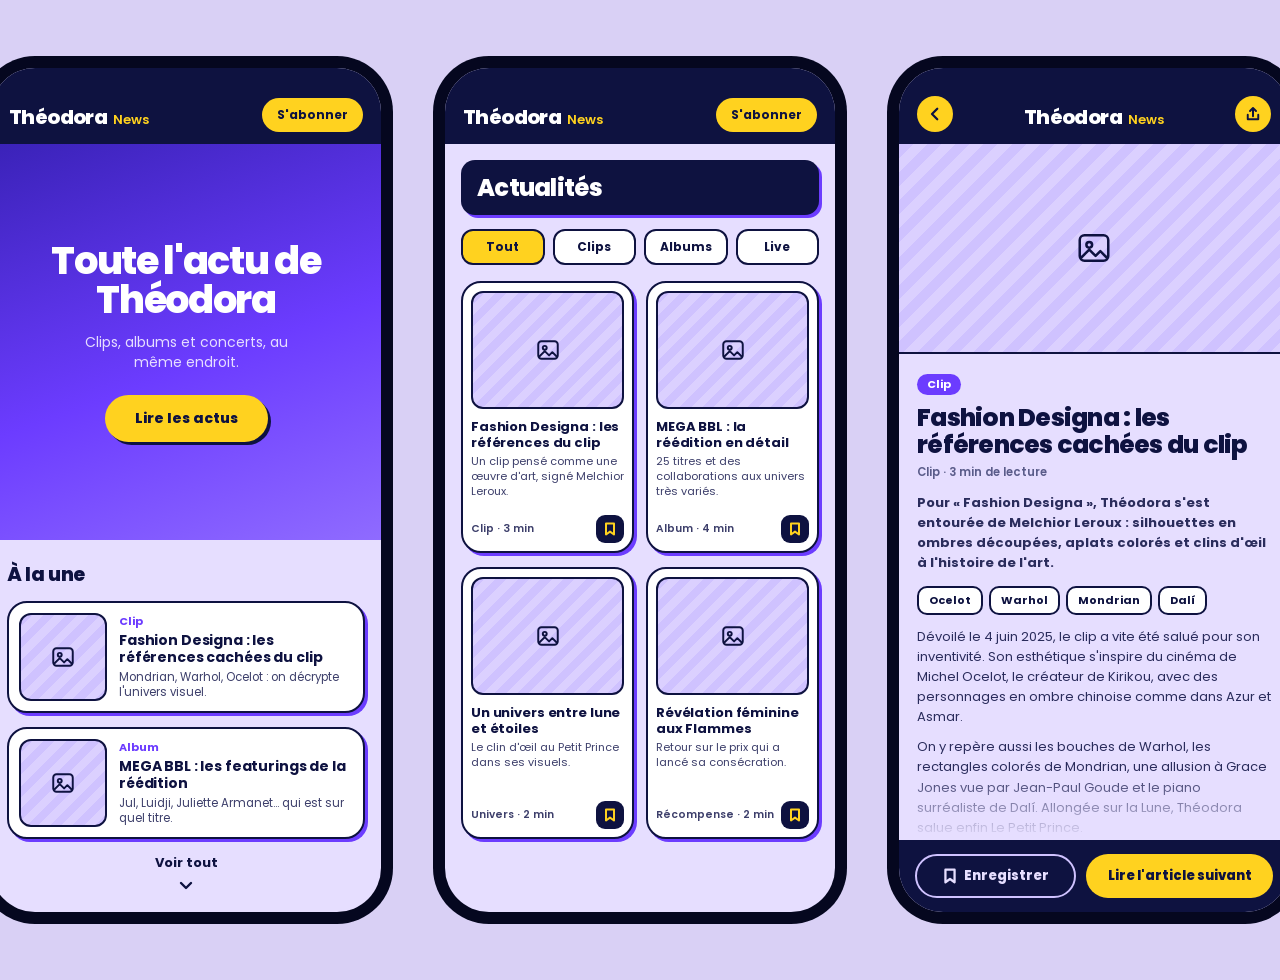
<file: théodora/violet/violet-avec-article.html>
<!DOCTYPE html><html lang="fr"><head><meta charset="utf-8"><title>Théodora News – Variante nuit</title>
<link href="https://fonts.googleapis.com/css2?family=Poppins:wght@400;600;700;800&display=swap" rel="stylesheet">
<style>
:root{--navy:#0E1240;--vio:#6C3CFF;--lil:#E6DEFF;--lil2:#CFC2FF;--yel:#FFD21F;--white:#FFFFFF}
*{box-sizing:border-box}
body{margin:0;background:#D9D0F5;font-family:'Poppins',system-ui,sans-serif}
#overview{display:flex;gap:40px;justify-content:center;padding:56px}
.phone{width:414px;height:868px;border-radius:56px;background:#05071F;padding:12px}
.screen{width:390px;height:844px;border-radius:44px;overflow:hidden;background:var(--lil);color:var(--navy)}
.top{height:76px;background:var(--navy);display:flex;align-items:flex-end;justify-content:space-between;padding:0 18px 12px}
.logo{color:var(--white);font-weight:800;font-size:20px;letter-spacing:-.03em}
.logo span{color:var(--yel);font-weight:600;font-size:13px;margin-left:6px;letter-spacing:0}
.btn{border:0;background:var(--yel);color:var(--navy);font:700 12px 'Poppins';padding:8px 15px;border-radius:999px}
.hero{height:396px;background:linear-gradient(160deg,#3A22B8 0%,var(--vio) 55%,#8F6BFF 100%);color:var(--white);text-align:center;display:flex;flex-direction:column;justify-content:center;align-items:center;padding:0 30px}
.hero h1{margin:0 0 12px;font-size:38px;line-height:1.02;font-weight:800;letter-spacing:-.035em}
.hero p{margin:0 0 22px;font-size:14px;line-height:1.45;font-weight:400;max-width:250px;color:#E6DEFF}
.cta{border:0;background:var(--yel);color:var(--navy);font:800 14px 'Poppins';padding:13px 30px;border-radius:999px;box-shadow:3px 3px 0 var(--navy)}
.sec{padding:20px 16px 0}
h2{margin:0 0 12px;font-size:19px;font-weight:800;letter-spacing:-.02em}
.card{background:var(--white);border:2px solid var(--navy);border-radius:20px;box-shadow:3px 3px 0 var(--vio)}
.hc{display:flex;gap:12px;padding:10px;margin-bottom:14px}
.th{flex:none;width:88px;height:88px;border-radius:12px;border:2px solid var(--navy)}
.ph{background:repeating-linear-gradient(135deg,var(--lil2) 0 8px,#DBD0FF 8px 16px);display:grid;place-items:center}
.tag{font-size:11px;font-weight:700;color:var(--vio)}
.ttl{font-size:14px;font-weight:700;line-height:1.2;margin:2px 0 4px;letter-spacing:-.01em}
.txt{font-size:11.5px;line-height:1.35;color:#3d3f6b}
.more{text-align:center;font-weight:700;font-size:13px}
.more svg{display:block;margin:4px auto 0}
.bar{margin:16px 16px 0;background:var(--navy);color:var(--white);font-weight:800;font-size:24px;letter-spacing:-.03em;padding:10px 16px;border-radius:14px;box-shadow:3px 3px 0 var(--vio)}
.chips{display:flex;gap:8px;padding:14px 16px 4px}
.chip{border:2px solid var(--navy);background:var(--white);font:700 12px 'Poppins';padding:7px 0;flex:1;border-radius:12px;color:var(--navy)}
.chip.on{background:var(--yel)}
.grid{display:grid;grid-template-columns:1fr 1fr;gap:14px 12px;padding:12px 16px}
.g{padding:8px;display:flex;flex-direction:column;height:272px}
.g .th{width:100%;height:118px;margin-bottom:8px}
.g .ttl{font-size:13px}.g .txt{font-size:11px;flex:1}
.foot{display:flex;justify-content:space-between;align-items:center;font-size:10.5px;font-weight:600;color:#3d3f6b}
.save{width:28px;height:28px;border:0;border-radius:9px;background:var(--navy);display:grid;place-items:center;padding:0}

.screen{position:relative}
.atop{align-items:flex-end}
.ib{width:36px;height:36px;border-radius:50%;border:0;display:grid;place-items:center;padding:0}
.art{padding:16px 18px 0}
.tg{display:inline-block;font-weight:700;font-size:11px;padding:2px 10px;border-radius:99px}
.art h1{font-size:25px;line-height:1.08;font-weight:800;letter-spacing:-.03em;margin:9px 0 6px}
.mt{font-size:11.5px;font-weight:600}
.lead{font-size:14px;font-weight:700;line-height:1.42;margin:12px 0!important}
.refs{display:flex;gap:6px;margin-bottom:12px}
.refs span{font:700 11px 'Poppins';padding:4px 10px}
.art p{font-size:13px;line-height:1.55;margin:0 0 10px}
.fade{position:absolute;left:0;right:0;bottom:72px;height:70px}
.abar{position:absolute;left:0;right:0;bottom:0;height:72px;display:flex;gap:10px;align-items:center;padding:0 16px}
.abar button{height:44px;border-radius:999px;font:800 13px 'Poppins';display:flex;align-items:center;justify-content:center;gap:7px}
.b1{flex:1}.b2{flex:1.2}

.ib{background:var(--yel)}
.ahero{width:100%;height:210px;border:0;border-bottom:2px solid var(--navy);border-radius:0;background:repeating-linear-gradient(135deg,var(--lil2) 0 10px,#DBD0FF 10px 20px);display:grid;place-items:center}
.tg{background:var(--vio);color:#fff}
.mt{color:#5a5c8a}
.refs span{border:2px solid var(--navy);background:#fff;border-radius:10px;color:var(--navy)}
.art p{color:#2a2c5c}
.fade{background:linear-gradient(rgba(230,222,255,0),var(--lil))}
.abar{background:var(--navy)}
.b1{border:2px solid var(--lil2);background:transparent;color:var(--lil)}
.b2{border:0;background:var(--yel);color:var(--navy)}
</style></head><body><div id="overview">
<div class="phone"><div class="screen" id="s1"><div class="top"><div class="logo">Théodora<span>News</span></div><button class="btn">S'abonner</button></div>
<section class="hero"><h1>Toute l'actu de Théodora</h1><p>Clips, albums et concerts, au même endroit.</p><button class="cta">Lire les actus</button></section>
<section class="sec"><h2>À la une</h2>
<article class="card hc"><div class="th ph "><svg viewBox="0 0 24 24" width="26" height="26" fill="none" stroke="#0E1240" stroke-width="1.8" stroke-linejoin="round" stroke-linecap="round"><rect x="3" y="4" width="18" height="16" rx="3"/><circle cx="9" cy="10" r="1.8"/><path d="M4 18l5-5 4 4 3-3 4 4"/></svg></div><div><div class="tag">Clip</div><div class="ttl">Fashion Designa : les références cachées du clip</div><div class="txt">Mondrian, Warhol, Ocelot : on décrypte l'univers visuel.</div></div></article>
<article class="card hc"><div class="th ph "><svg viewBox="0 0 24 24" width="26" height="26" fill="none" stroke="#0E1240" stroke-width="1.8" stroke-linejoin="round" stroke-linecap="round"><rect x="3" y="4" width="18" height="16" rx="3"/><circle cx="9" cy="10" r="1.8"/><path d="M4 18l5-5 4 4 3-3 4 4"/></svg></div><div><div class="tag">Album</div><div class="ttl">MEGA BBL : les featurings de la réédition</div><div class="txt">Jul, Luidji, Juliette Armanet… qui est sur quel titre.</div></div></article>
<div class="more">Voir tout<svg width="16" height="16" viewBox="0 0 16 16" fill="none" stroke="#0E1240" stroke-width="2.4" stroke-linecap="round" stroke-linejoin="round"><path d="M3 6l5 5 5-5"/></svg></div></section></div></div>
<div class="phone"><div class="screen" id="s2"><div class="top"><div class="logo">Théodora<span>News</span></div><button class="btn">S'abonner</button></div>
<div class="bar">Actualités</div>
<div class="chips"><button class="chip on">Tout</button><button class="chip">Clips</button><button class="chip">Albums</button><button class="chip">Live</button></div>
<div class="grid">
<article class="card g"><div class="th ph "><svg viewBox="0 0 24 24" width="26" height="26" fill="none" stroke="#0E1240" stroke-width="1.8" stroke-linejoin="round" stroke-linecap="round"><rect x="3" y="4" width="18" height="16" rx="3"/><circle cx="9" cy="10" r="1.8"/><path d="M4 18l5-5 4 4 3-3 4 4"/></svg></div><div class="ttl">Fashion Designa : les références du clip</div><div class="txt">Un clip pensé comme une œuvre d'art, signé Melchior Leroux.</div><div class="foot"><span>Clip · 3 min</span><button class="save"><svg width="12" height="14" viewBox="0 0 12 14" fill="none" stroke="#FFD21F" stroke-width="2" stroke-linejoin="round"><path d="M2 1.5h8v11L6 9.6 2 12.5z"/></svg></button></article>
<article class="card g"><div class="th ph "><svg viewBox="0 0 24 24" width="26" height="26" fill="none" stroke="#0E1240" stroke-width="1.8" stroke-linejoin="round" stroke-linecap="round"><rect x="3" y="4" width="18" height="16" rx="3"/><circle cx="9" cy="10" r="1.8"/><path d="M4 18l5-5 4 4 3-3 4 4"/></svg></div><div class="ttl">MEGA BBL : la réédition en détail</div><div class="txt">25 titres et des collaborations aux univers très variés.</div><div class="foot"><span>Album · 4 min</span><button class="save"><svg width="12" height="14" viewBox="0 0 12 14" fill="none" stroke="#FFD21F" stroke-width="2" stroke-linejoin="round"><path d="M2 1.5h8v11L6 9.6 2 12.5z"/></svg></button></article>
<article class="card g"><div class="th ph "><svg viewBox="0 0 24 24" width="26" height="26" fill="none" stroke="#0E1240" stroke-width="1.8" stroke-linejoin="round" stroke-linecap="round"><rect x="3" y="4" width="18" height="16" rx="3"/><circle cx="9" cy="10" r="1.8"/><path d="M4 18l5-5 4 4 3-3 4 4"/></svg></div><div class="ttl">Un univers entre lune et étoiles</div><div class="txt">Le clin d'œil au Petit Prince dans ses visuels.</div><div class="foot"><span>Univers · 2 min</span><button class="save"><svg width="12" height="14" viewBox="0 0 12 14" fill="none" stroke="#FFD21F" stroke-width="2" stroke-linejoin="round"><path d="M2 1.5h8v11L6 9.6 2 12.5z"/></svg></button></article>
<article class="card g"><div class="th ph "><svg viewBox="0 0 24 24" width="26" height="26" fill="none" stroke="#0E1240" stroke-width="1.8" stroke-linejoin="round" stroke-linecap="round"><rect x="3" y="4" width="18" height="16" rx="3"/><circle cx="9" cy="10" r="1.8"/><path d="M4 18l5-5 4 4 3-3 4 4"/></svg></div><div class="ttl">Révélation féminine aux Flammes</div><div class="txt">Retour sur le prix qui a lancé sa consécration.</div><div class="foot"><span>Récompense · 2 min</span><button class="save"><svg width="12" height="14" viewBox="0 0 12 14" fill="none" stroke="#FFD21F" stroke-width="2" stroke-linejoin="round"><path d="M2 1.5h8v11L6 9.6 2 12.5z"/></svg></button></article>
</div></div></div><div class="phone"><div class="screen" id="s3"><div class="top atop"><button class="ib"><svg width="18" height="18" viewBox="0 0 24 24" fill="none" stroke="#0E1240" stroke-width="3" stroke-linecap="round" stroke-linejoin="round"><path d="M15 5l-7 7 7 7"/></svg></button><div class="logo">Théodora<span>News</span></div><button class="ib"><svg width="18" height="18" viewBox="0 0 24 24" fill="none" stroke="#0E1240" stroke-width="2.6" stroke-linecap="round" stroke-linejoin="round"><path d="M12 15V4M8 8l4-4 4 4M5 13v6h14v-6"/></svg></button></div>
<div class="ahero"><svg viewBox="0 0 24 24" width="38" height="38" fill="none" stroke="#0E1240" stroke-width="1.6" stroke-linejoin="round" stroke-linecap="round"><rect x="3" y="4" width="18" height="16" rx="3"/><circle cx="9" cy="10" r="1.8"/><path d="M4 18l5-5 4 4 3-3 4 4"/></svg></div><div class="art"><span class="tg">Clip</span><h1>Fashion Designa : les références cachées du clip</h1><div class="mt">Clip · 3 min de lecture</div>
<p class="lead">Pour « Fashion Designa », Théodora s'est entourée de Melchior Leroux : silhouettes en ombres découpées, aplats colorés et clins d'œil à l'histoire de l'art.</p>
<div class="refs"><span>Ocelot</span><span>Warhol</span><span>Mondrian</span><span>Dalí</span></div>
<p>Dévoilé le 4 juin 2025, le clip a vite été salué pour son inventivité. Son esthétique s'inspire du cinéma de Michel Ocelot, le créateur de Kirikou, avec des personnages en ombre chinoise comme dans Azur et Asmar.</p>
<p>On y repère aussi les bouches de Warhol, les rectangles colorés de Mondrian, une allusion à Grace Jones vue par Jean-Paul Goude et le piano surréaliste de Dalí. Allongée sur la Lune, Théodora salue enfin Le Petit Prince.</p>
<p>Le morceau, aux sonorités amapiano, est composé par son frère Jeez Suave, qui signe toutes ses chansons.</p></div><div class="fade"></div><div class="abar"><button class="b1"><svg width="14" height="16" viewBox="0 0 12 14" fill="none" stroke="#E6DEFF" stroke-width="2" stroke-linejoin="round"><path d="M2 1.5h8v11L6 9.6 2 12.5z"/></svg> Enregistrer</button><button class="b2">Lire l'article suivant</button></div></div></div></div></body></html>
</file>
<file: théodora/style.css>
:root {
  color-scheme: light;
  --pink-bg: #f9dce9;
  --pink-light: #ffb5d3;
  --pink: #e8177d;
  --pink-hot: #ef1683;
  --ink: #190a11;
  --cream: #fff5ec;
  --yellow: #ffd21f;
  --blue: #1f4fd8;
  --red: #ef292e;
  --muted: #704b5a;
  --line: #180a10;
  font-family: "Poppins", sans-serif;
}

* { box-sizing: border-box; }
html { scroll-behavior: smooth; scroll-padding-top: 90px; }
body { margin: 0; min-width: 320px; background: var(--pink-bg); color: var(--ink); line-height: 1.55; }
body, button, input { font-family: "Poppins", sans-serif; }
a { color: inherit; text-decoration: none; }
button { font: inherit; }
.container { width: min(1120px, calc(100% - 48px)); margin-inline: auto; }
.sr-only { position: absolute; width: 1px; height: 1px; padding: 0; margin: -1px; overflow: hidden; clip: rect(0, 0, 0, 0); white-space: nowrap; border: 0; }

.site-header { position: sticky; z-index: 20; top: 0; background: var(--ink); color: var(--pink-light); }
.header-content { min-height: 76px; display: flex; align-items: center; justify-content: space-between; gap: 18px; }
.brand { display: inline-flex; align-items: center; gap: 10px; font-size: 1.15rem; font-weight: 800; letter-spacing: -.04em; white-space: nowrap; }
.brand-lip { position: relative; display: inline-block; width: 25px; height: 15px; border-radius: 50% 50% 55% 55%; background: var(--pink); transform: rotate(-7deg); }
.brand-lip::before { content: ""; position: absolute; top: 2px; left: 2px; right: 2px; height: 4px; background: #ff8bbd; border-radius: 100%; }
.search-wrap { flex: 1 1 210px; max-width: 260px; margin-left: auto; }
.search-input { width: 100%; min-height: 40px; padding: 9px 14px; border: 2px solid rgba(255, 181, 211, 0.65); border-radius: 999px; background: rgba(255,255,255,0.05); color: var(--cream); font-size: .8rem; outline: none; }
.search-input::placeholder { color: rgba(255, 255, 255, 0.7); }
.search-input:focus { border-color: var(--yellow); }
.main-nav { display: flex; align-items: center; gap: clamp(20px, 4vw, 48px); font-size: .9rem; font-weight: 600; }
.main-nav a { transition: color .2s ease; }
.main-nav a:hover, .main-nav a.active { color: var(--yellow); }
.subscribe-btn { display: inline-flex; align-items: center; justify-content: center; padding: 8px 18px; border: 2px solid var(--pink-light); border-radius: 999px; color: var(--pink-light); font-weight: 700; font-size: .85rem; transition: background .2s, color .2s; }
.subscribe-btn:hover { background: var(--pink-light); color: var(--ink); }
.menu-toggle { display: none; }

.hero { position: relative; overflow: hidden; background: var(--pink); border-bottom: 4px solid var(--line); }
.hero-content { min-height: 510px; display: grid; grid-template-columns: 1fr .9fr; align-items: center; gap: 65px; padding-block: 64px; }
.hero-copy { position: relative; z-index: 1; }
.eyebrow { display: inline-flex; align-items: center; width: fit-content; padding: 5px 13px; border: 2px solid var(--line); border-radius: 999px; background: var(--yellow); font-size: .75rem; font-weight: 800; line-height: 1.4; }
.eyebrow-pink { background: var(--pink-light); }
.eyebrow-yellow { background: var(--yellow); }
.hero h1 { max-width: 660px; margin: 20px 0 16px; color: var(--cream); font-size: clamp(3.2rem, 7vw, 6.2rem); font-weight: 900; letter-spacing: -.075em; line-height: .96; text-shadow: 4px 4px 0 var(--ink); }
.hero h1 span { color: var(--yellow); }
.hero-copy > p { max-width: 490px; margin: 0; font-size: 1.08rem; font-weight: 600; }
.hero-actions { display: flex; align-items: center; gap: 26px; flex-wrap: wrap; margin-top: 30px; }
.button { display: inline-flex; min-height: 48px; align-items: center; justify-content: center; gap: 13px; padding: 10px 22px; border: 3px solid var(--line); border-radius: 999px; box-shadow: 4px 4px 0 var(--line); font-size: .9rem; font-weight: 800; transition: transform .18s ease, box-shadow .18s ease; cursor: pointer; }
.button:hover { transform: translate(-2px, -2px); box-shadow: 6px 6px 0 var(--line); }
.button-dark { background: var(--ink); color: var(--cream); }
.button-yellow { background: var(--yellow); color: var(--ink); }
.text-link { font-size: .88rem; font-weight: 800; }
.text-link span, .read-more span { padding-left: 5px; }
.hero-note { display: flex; align-items: center; gap: 9px; margin-top: 44px; font-size: .8rem; font-weight: 700; }
.note-star { color: var(--yellow); font-size: 1.45rem; }
.hero-art { position: relative; display: grid; grid-template-rows: 1fr 1fr; min-height: 350px; overflow: hidden; border: 4px solid var(--line); border-radius: 28px; background: var(--pink-hot); box-shadow: 9px 9px 0 var(--line); transform: rotate(2deg); }
.hero-art-top { display: grid; grid-template-columns: 1fr 1.35fr .8fr; border-bottom: 4px solid var(--line); }
.hero-art-bottom { position: relative; display: grid; grid-template-columns: .65fr 1.4fr .7fr; align-items: center; }
.art-block { display: block; border-right: 4px solid var(--line); }
.art-block:last-child { border-right: 0; }
.art-block-yellow { background: var(--yellow); }
.art-block-pink { background: #f0167c; }
.art-block-blue { background: var(--blue); }
.art-block-soft { height: 55%; background: var(--pink-light); }
.art-moon { width: 115px; aspect-ratio: 1; justify-self: center; border-radius: 50%; background: var(--cream); box-shadow: -25px 0 0 4px var(--pink-hot); }
.art-spark { align-self: center; color: var(--yellow); font-size: 3.2rem; }
.art-caption { position: absolute; right: 22px; bottom: 17px; color: var(--cream); font-size: .8rem; font-weight: 800; text-align: right; }

.section { padding-block: 72px 78px; }
.section-heading { display: flex; align-items: end; justify-content: space-between; gap: 24px; margin-bottom: 28px; }
.section-heading h2, .newsletter h2 { margin: 9px 0 0; font-size: clamp(2rem, 4vw, 3rem); font-weight: 900; letter-spacing: -.065em; line-height: 1.05; }
.section-heading > .text-link { padding-bottom: 7px; }
.featured-layout { display: grid; grid-template-columns: 1.2fr .8fr; gap: 24px; }
.feature-card, .side-story, .latest-card { overflow: hidden; border: 3px solid var(--line); border-radius: 22px; background: var(--cream); box-shadow: 5px 5px 0 var(--line); transition: transform .18s ease, box-shadow .18s ease; }
.feature-card:hover, .side-story:hover, .latest-card:hover { transform: translate(-2px, -2px); box-shadow: 7px 7px 0 var(--line); }
.feature-card { display: grid; grid-template-columns: 1fr 1fr; min-height: 340px; }
.feature-art { position: relative; display: grid; grid-template-columns: 1fr 1.25fr; grid-template-rows: 1fr 1.1fr; gap: 4px; padding: 4px; background: var(--line); }
.feature-art span { display: block; }
.feature-red { background: var(--red); }
.feature-cream { background: var(--cream); }
.feature-blue { background: var(--blue); }
.feature-yellow { background: var(--yellow); }
.feature-copy { display: flex; flex-direction: column; align-items: flex-start; justify-content: center; padding: 28px; }
.category { display: inline-flex; width: fit-content; padding: 3px 11px; border-radius: 999px; background: var(--pink); color: white; font-size: .7rem; font-weight: 800; }
.category-blue { background: var(--blue); }
.card-date, .side-date { color: var(--muted); font-size: .75rem; font-weight: 600; }
.card-date { margin: 14px 0 2px; }
.feature-copy h3 { margin: 8px 0 10px; font-size: clamp(1.35rem, 2.2vw, 1.9rem); font-weight: 900; letter-spacing: -.05em; line-height: 1.12; }
.card-description { margin: 0; color: var(--muted); font-size: .86rem; }
.read-more { margin-top: 17px; font-size: .82rem; font-weight: 800; }
.side-stories { display: grid; gap: 18px; }
.side-story { display: grid; grid-template-columns: 130px 1fr 18px; align-items: center; gap: 16px; min-height: 160px; padding: 12px; }
.side-art { display: grid; place-items: center; align-self: stretch; min-height: 130px; overflow: hidden; border: 3px solid var(--line); border-radius: 14px; }
.side-art-lips { background: #fa7ab3; color: #e8177d; font-size: 2.4rem; }
.side-art-moon { background: #15246d; }
.side-art-moon span { width: 54px; aspect-ratio: 1; border-radius: 50%; background: var(--cream); box-shadow: -13px 0 0 2px #15246d; }
.side-copy { display: flex; flex-direction: column; align-items: flex-start; gap: 7px; }
.side-title { font-size: 1rem; font-weight: 800; letter-spacing: -.03em; line-height: 1.25; }
.side-date { font-size: .7rem; }
.story-arrow { font-weight: 800; }

.latest-section { background: #f5c7dc; border-top: 2px solid rgba(24, 10, 16, .12); }
.latest-grid { display: grid; grid-template-columns: repeat(3, 1fr); gap: 22px; }
.latest-card { display: flex; flex-direction: column; }
.latest-art { position: relative; display: grid; place-items: center; min-height: 200px; overflow: hidden; border-bottom: 3px solid var(--line); }
.latest-art-red { background: linear-gradient(90deg, var(--red) 0 34%, var(--cream) 34% 72%, var(--yellow) 72%); }
.latest-art-red span { position: absolute; inset: 0 auto 0 35%; width: 4px; background: var(--line); }
.latest-art-red i { position: absolute; inset: 0 27% 0 auto; width: 4px; background: var(--line); }
.latest-art-pink { background: #fa7ab3; }
.lip-shape { position: relative; width: 130px; height: 64px; border-radius: 55% 55% 45% 45%; background: var(--pink); }
.lip-shape::after { content: ""; position: absolute; top: 50%; left: 9px; right: 9px; height: 3px; background: var(--cream); transform: rotate(-2deg); }
.latest-art-blue { background: #202e7e; color: var(--yellow); font-size: 2rem; }
.mini-moon { width: 95px; aspect-ratio: 1; border-radius: 50%; background: var(--cream); box-shadow: -21px 0 0 4px #202e7e; }
.latest-art-blue b { position: absolute; right: 24%; top: 20%; }
.latest-copy { padding: 19px 20px 20px; }
.latest-copy h3 { margin: 10px 0 12px; font-size: 1.12rem; line-height: 1.25; letter-spacing: -.04em; }

.newsletter { background: var(--ink); color: var(--cream); }
.newsletter-content { display: grid; grid-template-columns: 1fr 1fr; align-items: center; gap: 50px; padding-block: 60px; }
.newsletter h2 { color: var(--pink-light); }
.newsletter-content > div > p { margin: 10px 0 0; color: #e8c9d8; }
.newsletter-form { display: grid; grid-template-columns: 1fr auto; gap: 10px; align-items: start; }
.newsletter-form input { min-width: 0; min-height: 50px; padding: 10px 17px; border: 2px solid var(--pink-light); border-radius: 999px; outline: none; background: transparent; color: var(--cream); font-size: .85rem; }
.newsletter-form input:focus { border-color: var(--yellow); }
.newsletter-form input::placeholder { color: #e8c9d8; }
.newsletter-form .button { min-height: 50px; }
.form-message { grid-column: 1 / -1; min-height: 1.4em; margin: 0; color: var(--yellow); font-size: .8rem; }
.site-footer { background: var(--ink); border-top: 1px solid #402832; color: #e8c9d8; }
.footer-content { display: flex; align-items: center; justify-content: space-between; gap: 20px; min-height: 86px; font-size: .8rem; }
.footer-content .brand { color: var(--pink-light); }
.footer-content p { margin: 0; }
.footer-content nav { display: flex; gap: 20px; font-weight: 600; }
.footer-content nav a:hover { color: var(--yellow); }

.page-intro { padding: 66px 0 48px; background: var(--pink); border-bottom: 4px solid var(--line); }
.page-intro h1 { margin: 14px 0 10px; color: var(--cream); font-size: clamp(2.8rem, 6vw, 5rem); font-weight: 900; letter-spacing: -.075em; line-height: 1; text-shadow: 3px 3px 0 var(--line); }
.page-intro p { max-width: 600px; margin: 0; font-size: 1rem; font-weight: 600; }
.news-page-content { padding-block: 42px 80px; }
.news-search { display: grid; gap: 8px; max-width: 520px; margin-bottom: 24px; font-size: .9rem; font-weight: 700; }
.news-search input, .proposal-form input, .proposal-form select { width: 100%; min-height: 46px; padding: 10px 14px; border: 2px solid var(--line); border-radius: 12px; background: var(--cream); color: var(--ink); font: inherit; }
.news-search input:focus, .proposal-form input:focus, .proposal-form select:focus { outline: 3px solid var(--yellow); outline-offset: 2px; }
.proposal-form { display: grid; gap: 9px; max-width: 620px; margin-bottom: 34px; padding: 22px; border: 3px solid var(--line); border-radius: 20px; background: var(--pink-light); box-shadow: 4px 4px 0 var(--line); }
.proposal-form h2 { margin: 0 0 5px; font-size: 1.4rem; letter-spacing: -.04em; }
.proposal-form label { font-size: .85rem; font-weight: 700; }
.proposal-form .button { justify-self: start; }
#erreurs { margin: 2px 0; color: #a40020; font-size: .85rem; font-weight: 700; }
.filter-row { display: flex; flex-wrap: wrap; gap: 10px; margin-bottom: 28px; }
.filter-button { min-height: 40px; padding: 7px 19px; border: 2px solid var(--line); border-radius: 999px; background: var(--cream); color: var(--ink); box-shadow: 2px 2px 0 var(--line); font-size: .8rem; font-weight: 700; cursor: pointer; }
.filter-button[aria-pressed="true"] { background: var(--yellow); }
.news-grid { display: grid; grid-template-columns: repeat(3, minmax(0, 1fr)); gap: 22px; }
.news-state { grid-column: 1 / -1; margin: 0; padding: 28px; border: 3px solid var(--line); border-radius: 20px; background: var(--cream); text-align: center; font-weight: 700; }
.news-loading { color: var(--muted); }
.news-loading::before { content: ""; display: inline-block; width: 14px; height: 14px; margin-right: 10px; vertical-align: -2px; border: 2px solid var(--line); border-top-color: var(--pink); border-radius: 50%; animation: news-spin .8s linear infinite; }
.news-empty { color: var(--muted); }
.news-no-results { margin: 20px 0 0; padding: 18px; border: 2px solid var(--line); border-radius: 14px; background: var(--cream); color: #a40020; font-weight: 700; }
.news-error { color: #8b2745; }
.news-error p { margin: 0 0 14px; }
.news-retry { padding: 10px 18px; border: 2px solid var(--line); border-radius: 999px; background: var(--pink); color: white; font: inherit; font-weight: 700; cursor: pointer; }
.news-retry:hover, .news-retry:focus-visible { background: var(--ink); }
@keyframes news-spin { to { transform: rotate(360deg); } }
.news-card { overflow: hidden; border: 3px solid var(--line); border-radius: 20px; background: var(--cream); box-shadow: 4px 4px 0 var(--line); transition: transform .18s ease; }
.news-card:hover { transform: translateY(-4px); }
.news-card[hidden] { display: none; }
.news-card-art { position: relative; display: grid; place-items: center; min-height: 205px; overflow: hidden; border-bottom: 3px solid var(--line); }
.news-card-art.art-mondrian { background: linear-gradient(90deg, var(--red) 0 34%, var(--cream) 34% 70%, var(--blue) 70%); }
.news-card-art.art-mondrian::before, .news-card-art.art-mondrian::after { content: ""; position: absolute; background: var(--line); }
.news-card-art.art-mondrian::before { inset: 0 0 0 34%; width: 4px; }
.news-card-art.art-mondrian::after { inset: 0 30% 0 auto; width: 4px; }
.news-card-art.art-lips { background: #fa7ab3; }
.news-card-art.art-lips span { width: 130px; height: 64px; border-radius: 55% 55% 45% 45%; background: var(--pink); }
.news-card-art.art-moon { background: #202e7e; }
.news-card-art.art-moon span { width: 100px; aspect-ratio: 1; border-radius: 50%; background: var(--cream); box-shadow: -20px 0 0 4px #202e7e; }
.news-card-art.art-stage { background: var(--yellow); }
.news-card-art.art-stage span { width: 120px; aspect-ratio: 1; border-radius: 50% 50% 15% 15%; background: var(--ink); }
.news-card-copy { padding: 18px 19px 20px; }
.news-card-copy h2 { margin: 8px 0; font-size: 1.2rem; font-weight: 800; letter-spacing: -.04em; line-height: 1.2; }
.news-card-copy p { margin: 0 0 13px; color: var(--muted); font-size: .82rem; }
.article-page-intro { padding-block: 32px; }
.article-page-intro a { font-size: .85rem; font-weight: 700; }
.article-layout { display: grid; grid-template-columns: minmax(0, 2fr) minmax(240px, .7fr); gap: 48px; padding-block: 44px 80px; align-items: start; }
.article-main { overflow: hidden; border: 3px solid var(--line); border-radius: 24px; background: var(--cream); box-shadow: 5px 5px 0 var(--line); }
.article-visual { position: relative; display: grid; grid-template-columns: 1fr 1.15fr 1fr; grid-template-rows: 150px 140px; gap: 5px; overflow: hidden; border-bottom: 3px solid var(--line); background: var(--line); }
.article-visual span { display: block; }
.article-visual .block-red { grid-row: 1; background: var(--red); }
.article-visual .block-ivory { grid-column: 2 / 4; background: var(--cream); }
.article-visual .block-blue { grid-column: 3; grid-row: 2; background: var(--blue); }
.article-visual .block-yellow { grid-column: 3; grid-row: 1; justify-self: end; width: 50%; height: 35%; background: var(--yellow); }
.article-content { padding: 30px clamp(22px, 5vw, 52px) 42px; }
.article-content h1 { margin: 12px 0 6px; font-size: clamp(2rem, 4.5vw, 3.7rem); font-weight: 900; letter-spacing: -.07em; line-height: 1.02; }
.article-meta { margin: 0 0 24px; color: var(--muted); font-size: .82rem; font-weight: 600; }
.article-lede { font-size: 1.15rem; font-weight: 600; line-height: 1.6; }
.article-content > p:not(.article-meta) { line-height: 1.8; }
.tag-row { display: flex; flex-wrap: wrap; gap: 9px; margin: 24px 0; }
.tag-row span { padding: 5px 13px; border: 2px solid var(--line); border-radius: 999px; background: var(--pink-light); font-size: .74rem; font-weight: 700; }
.article-sidebar { position: sticky; top: 110px; }
.article-sidebar h2 { margin: 0 0 14px; font-size: 1.35rem; letter-spacing: -.04em; }
.article-sidebar .side-story { grid-template-columns: 90px 1fr 12px; min-height: 110px; gap: 10px; padding: 8px; }
.article-sidebar .side-art { min-height: 88px; }
.article-sidebar .side-title { font-size: .8rem; }
.article-sidebar .side-stories { gap: 14px; }
.article-sidebar .category { font-size: .62rem; }
.article-sidebar .side-date { font-size: .62rem; }
.article-footer-actions { display: flex; gap: 12px; align-items: center; margin-top: 28px; }
.article-footer-actions .button { min-height: 42px; font-size: .8rem; }

@media (max-width: 850px) {
  .hero-content { gap: 35px; min-height: 440px; }
  .hero-art { min-height: 290px; }
  .art-moon { width: 85px; }
  .feature-card { grid-template-columns: 1fr; }
  .feature-art { min-height: 220px; }
  .side-story { grid-template-columns: 105px 1fr 18px; }
  .newsletter-content { gap: 28px; }
  .article-layout { grid-template-columns: 1fr; gap: 32px; }
  .article-sidebar { position: static; }
  .article-sidebar .side-stories { grid-template-columns: repeat(2, 1fr); }
}

@media (max-width: 650px) {
  .container { width: min(100% - 36px, 520px); }
  .header-content { min-height: 68px; gap: 12px; flex-wrap: wrap; }
  .search-wrap { order: 3; flex-basis: 100%; max-width: none; margin-left: 0; }
  .menu-toggle { display: flex; flex-direction: column; justify-content: center; gap: 5px; order: 2; width: 42px; height: 42px; padding: 8px; border: 2px solid var(--pink-light); border-radius: 50%; background: transparent; }
  .menu-toggle span { display: block; width: 100%; height: 2px; background: var(--pink-light); }
  .main-nav { position: absolute; top: 100%; left: 0; right: 0; display: none; flex-direction: column; align-items: stretch; gap: 0; padding: 8px 18px 16px; background: var(--ink); }
  .main-nav.is-open { display: flex; }
  .main-nav a { padding: 11px 0; border-top: 1px solid #402832; }
  .subscribe-btn { order: 4; padding: 7px 12px; font-size: .72rem; }
  .brand { font-size: 1rem; }
  .hero-content { grid-template-columns: 1fr; gap: 35px; padding-block: 46px; }
  .hero h1 { font-size: clamp(3.2rem, 14vw, 5rem); }
  .hero-copy > p { font-size: .95rem; }
  .hero-note { margin-top: 28px; }
  .hero-art { width: min(100%, 430px); min-height: 260px; justify-self: center; }
  .section { padding-block: 50px 56px; }
  .section-heading { align-items: flex-start; flex-direction: column; gap: 12px; margin-bottom: 22px; }
  .section-heading > .text-link { padding-bottom: 0; }
  .featured-layout { grid-template-columns: 1fr; gap: 20px; }
  .feature-card { grid-template-columns: 1fr; }
  .feature-art { min-height: 200px; }
  .feature-copy { padding: 22px; }
  .side-story { min-height: 130px; grid-template-columns: 94px 1fr 14px; gap: 12px; padding: 9px; }
  .side-art { min-height: 108px; }
  .side-title { font-size: .9rem; }
  .latest-grid { grid-template-columns: 1fr; gap: 18px; }
  .latest-card { display: grid; grid-template-columns: 36% 1fr; }
  .latest-art { min-height: 155px; border-right: 3px solid var(--line); border-bottom: 0; }
  .latest-copy { align-self: center; padding: 15px; }
  .latest-copy h3 { font-size: .95rem; }
  .newsletter-content { grid-template-columns: 1fr; gap: 24px; padding-block: 46px; }
  .newsletter-form { grid-template-columns: 1fr; }
  .newsletter-form .button { justify-self: start; }
  .form-message { grid-column: 1; }
  .footer-content { align-items: flex-start; flex-direction: column; padding-block: 22px; gap: 12px; }
  .footer-content nav { flex-wrap: wrap; gap: 10px 18px; }
  .page-intro { padding-block: 48px 38px; }
  .news-grid { grid-template-columns: repeat(2, minmax(0, 1fr)); gap: 16px; }
  .news-card-art { min-height: 150px; }
  .news-card-copy { padding: 14px; }
  .news-card-copy h2 { font-size: 1rem; }
  .article-visual { grid-template-rows: 110px 100px; }
  .article-content { padding: 24px 20px 30px; }
  .article-sidebar .side-stories { grid-template-columns: 1fr; }
}

@media (max-width: 420px) {
  .container { width: calc(100% - 28px); }
  .subscribe-btn { font-size: .68rem; padding-inline: 9px; }
  .hero-actions { align-items: flex-start; flex-direction: column; gap: 17px; }
  .hero-art { min-height: 230px; }
  .art-moon { width: 65px; }
  .news-grid { grid-template-columns: 1fr; }
  .news-card-art { min-height: 200px; }
  .article-footer-actions { align-items: flex-start; flex-direction: column; }
}

@media (prefers-reduced-motion: reduce) {
  *, *::before, *::after { scroll-behavior: auto !important; transition-duration: .01ms !important; }
}
</file>
